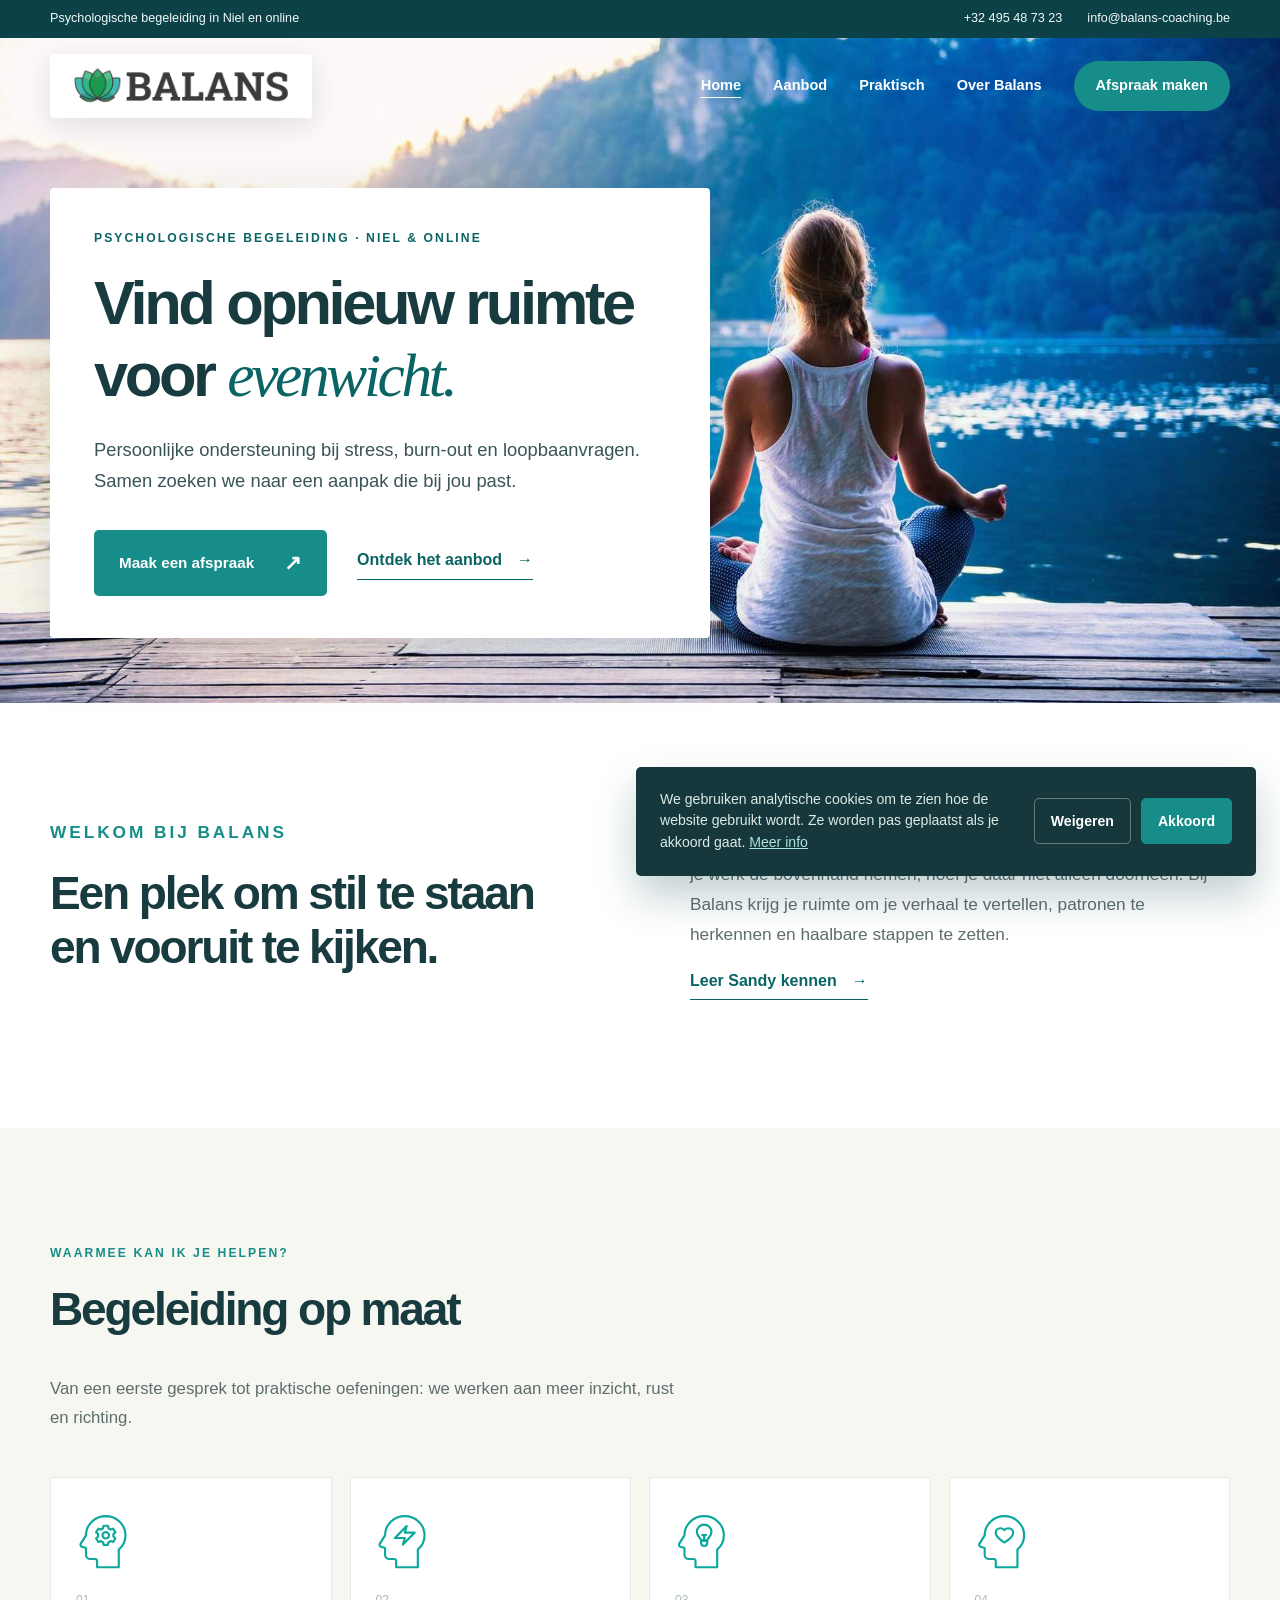
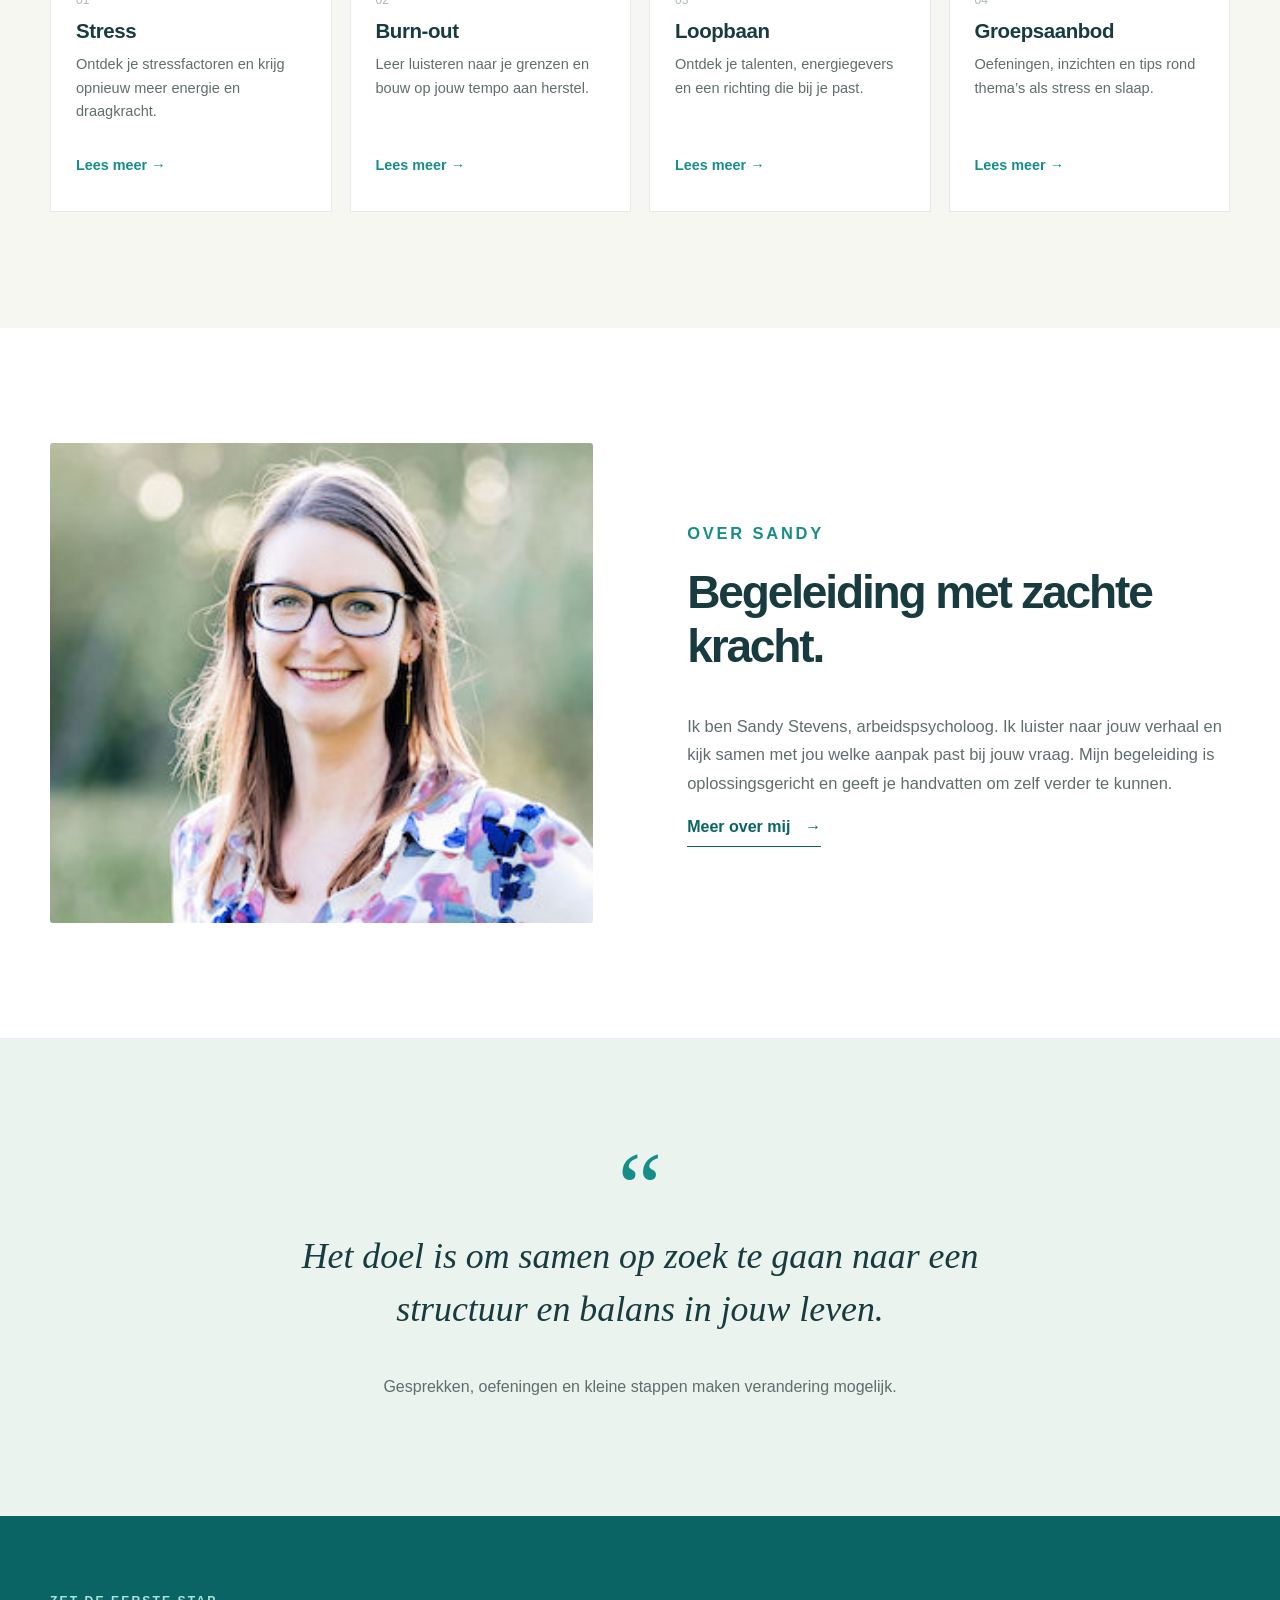
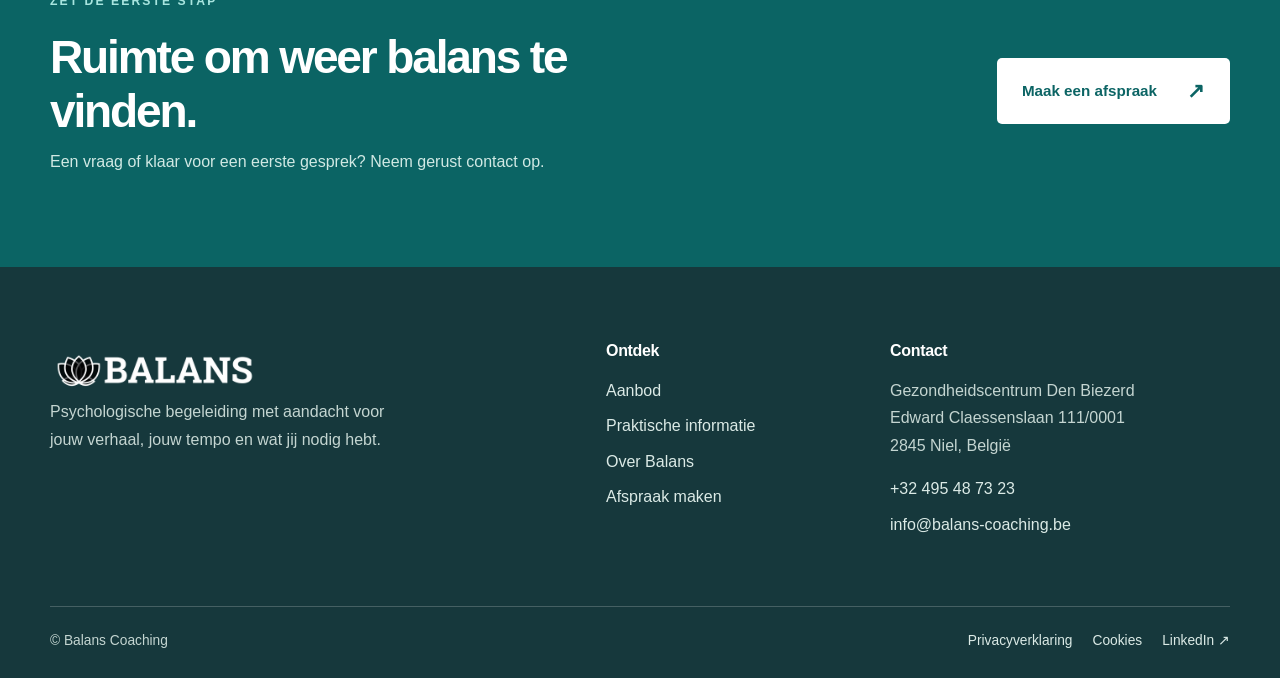
<file: index.html>
<!doctype html><html lang="nl-BE"><head><meta charset="utf-8"><meta name="viewport" content="width=device-width,initial-scale=1"><meta name="description" content="Persoonlijke psychologische begeleiding bij stress, burn-out en loopbaanvragen in Niel en online."><meta name="theme-color" content="#0b4147"><title>Psycholoog in Niel: stress, burn-out en loopbaan | Balans Coaching</title><link rel="canonical" href="https://balans-coaching.be/"><meta property="og:type" content="website"><meta property="og:locale" content="nl_BE"><meta property="og:site_name" content="Balans Coaching"><meta property="og:title" content="Psycholoog in Niel: stress, burn-out en loopbaan | Balans Coaching"><meta property="og:description" content="Persoonlijke psychologische begeleiding bij stress, burn-out en loopbaanvragen in Niel en online."><meta property="og:url" content="https://balans-coaching.be/"><meta property="og:image" content="https://balans-coaching.be/assets/og-image.jpg"><meta property="og:image:width" content="1200"><meta property="og:image:height" content="630"><meta name="twitter:card" content="summary_large_image"><script type="application/ld+json">{"@context": "https://schema.org", "@type": "MedicalBusiness", "@id": "https://balans-coaching.be/#praktijk", "name": "Balans Coaching", "description": "Psychologische begeleiding en loopbaanbegeleiding bij stress, burn-out en loopbaanvragen in Niel en online, door arbeidspsycholoog Sandy Stevens.", "url": "https://balans-coaching.be/", "logo": "https://balans-coaching.be/assets/logo.png", "image": "https://balans-coaching.be/assets/og-image.jpg", "telephone": "+32495487323", "email": "info@balans-coaching.be", "priceRange": "€11 – €90", "address": {"@type": "PostalAddress", "streetAddress": "Edward Claessenslaan 111/0001", "postalCode": "2845", "addressLocality": "Niel", "addressRegion": "Antwerpen", "addressCountry": "BE"}, "areaServed": ["Niel", "Boom", "Schelle", "Hemiksem", "Rumst", "Aartselaar", "Reet", "Willebroek", "Online"], "openingHoursSpecification": [{"@type": "OpeningHoursSpecification", "dayOfWeek": "Monday", "opens": "09:00", "closes": "15:30"}, {"@type": "OpeningHoursSpecification", "dayOfWeek": "Tuesday", "opens": "14:30", "closes": "20:00"}, {"@type": "OpeningHoursSpecification", "dayOfWeek": "Wednesday", "opens": "09:00", "closes": "12:00"}, {"@type": "OpeningHoursSpecification", "dayOfWeek": "Thursday", "opens": "09:00", "closes": "13:00"}], "founder": {"@type": "Person", "@id": "https://balans-coaching.be/over-balans/#sandy", "name": "Sandy Stevens", "jobTitle": "Arbeidspsycholoog", "sameAs": ["https://www.linkedin.com/in/sandy-stevens-arbeidspsycholoog"], "identifier": [{"@type": "PropertyValue", "propertyID": "Psychologencommissie", "value": "872117870"}, {"@type": "PropertyValue", "propertyID": "Visumnummer klinisch psycholoog", "value": "328865"}], "memberOf": {"@type": "Organization", "name": "VVKP – Vlaamse Vereniging van Klinisch Psychologen"}}, "sameAs": ["https://www.linkedin.com/in/sandy-stevens-arbeidspsycholoog"], "knowsAbout": ["Stress", "Burn-out", "Loopbaanbegeleiding", "Loopbaanoriëntatie", "Self-Directed Search (SDS)", "Acceptatie- en commitmenttherapie (ACT)", "Oplossingsgericht coachen", "Mindfulness", "Cognitieve gedragstherapie", "Voice dialogue", "Wandelcoaching"], "makesOffer": [{"@type": "Offer", "name": "Individuele psychologische begeleiding (niet-geconventioneerd)", "price": "85", "priceCurrency": "EUR"}, {"@type": "Offer", "name": "Individuele psychologische begeleiding (geconventioneerd)", "price": "11", "priceCurrency": "EUR"}, {"@type": "Offer", "name": "Loopbaanbegeleiding, sessie van 45 minuten", "price": "90", "priceCurrency": "EUR"}, {"@type": "Offer", "name": "Groepssessie, 90 minuten", "price": "2.50", "priceCurrency": "EUR"}]}</script><link rel="stylesheet" href="./assets/style.css?v=20261022f"><link rel="icon" type="image/png" href="./assets/favicon.png"><link rel="apple-touch-icon" href="./assets/apple-touch-icon.png"></head><body class="home">
<a class="skip" href="#main">Ga naar inhoud</a><div class="topbar"><div class="container topbar-inner"><span>Psychologische begeleiding in Niel en online</span><div><a href="tel:+32495487323">+32 495 48 73 23</a><a href="mailto:info@balans-coaching.be">info@balans-coaching.be</a></div></div></div>
<header class="site-header"><div class="container header-inner"><a class="brand" href="./" aria-label="Balans Coaching, naar home"><img src="./assets/logo.png" alt="Balans"></a><button class="menu-button" type="button" aria-label="Menu openen" aria-expanded="false" aria-controls="menu"><span></span><span></span><span></span></button><nav id="menu" aria-label="Hoofdnavigatie"><a href="./" aria-current="page">Home</a><a href="./aanbod/">Aanbod</a><a href="./praktisch/">Praktisch</a><a href="./over-balans/">Over Balans</a><a class="nav-cta" href="./contact/">Afspraak maken</a></nav></div></header>
<main id="main"><section class="hero home-hero" style="background-image:url('./assets/hero-home.jpeg')"><div class="hero-shade"></div><div class="container hero-content"><div class="home-message"><p class="eyebrow light">Psychologische begeleiding · Niel & online</p><h1>Vind opnieuw ruimte voor <em>evenwicht.</em></h1><p class="hero-sub">Persoonlijke ondersteuning bij stress, burn-out en loopbaanvragen. Samen zoeken we naar een aanpak die bij jou past.</p><div class="hero-actions"><a class="button" href="./contact/">Maak een afspraak<span aria-hidden="true">↗</span></a><a class="text-link light-link" href="./aanbod/">Ontdek het aanbod <span aria-hidden="true">→</span></a></div></div></div></section>
<section class="intro section"><div class="container intro-grid"><div><p class="eyebrow">Welkom bij Balans</p><h2>Een plek om stil te staan en vooruit te kijken.</h2></div><div><p>Het leven vraagt soms veel. Wanneer stress, uitputting of twijfels over je werk de bovenhand nemen, hoef je daar niet alleen doorheen. Bij Balans krijg je ruimte om je verhaal te vertellen, patronen te herkennen en haalbare stappen te zetten.</p><a class="text-link" href="./over-balans/">Leer Sandy kennen <span aria-hidden="true">→</span></a></div></div></section>
<section class="section soft"><div class="container"><div class="section-heading"><p class="eyebrow">Waarmee kan ik je helpen?</p><h2>Begeleiding op maat</h2><p>Van een eerste gesprek tot praktische oefeningen: we werken aan meer inzicht, rust en richting.</p></div><div class="services"><a class="service-card" href="./aanbod/#stress"><img src="./assets/icon-stress.svg" alt="" loading="lazy"><span class="service-number">01</span><h3>Stress</h3><p>Ontdek je stressfactoren en krijg opnieuw meer energie en draagkracht.</p><span class="card-link">Lees meer →</span></a><a class="service-card" href="./aanbod/#burnout"><img src="./assets/icon-burnout.svg" alt="" loading="lazy"><span class="service-number">02</span><h3>Burn-out</h3><p>Leer luisteren naar je grenzen en bouw op jouw tempo aan herstel.</p><span class="card-link">Lees meer →</span></a><a class="service-card" href="./aanbod/#loopbaan"><img src="./assets/icon-career.svg" alt="" loading="lazy"><span class="service-number">03</span><h3>Loopbaan</h3><p>Ontdek je talenten, energiegevers en een richting die bij je past.</p><span class="card-link">Lees meer →</span></a><a class="service-card" href="./aanbod/#groep"><img src="./assets/icon-group.svg" alt="" loading="lazy"><span class="service-number">04</span><h3>Groepsaanbod</h3><p>Oefeningen, inzichten en tips rond thema’s als stress en slaap.</p><span class="card-link">Lees meer →</span></a></div></div></section>
<section class="section"><div class="container split"><div class="image-frame"><img src="./assets/sandy.jpg" alt="Sandy Stevens" loading="lazy"></div><div class="split-copy"><p class="eyebrow">Over Sandy</p><h2>Begeleiding met zachte kracht.</h2><p>Ik ben Sandy Stevens, arbeidspsycholoog. Ik luister naar jouw verhaal en kijk samen met jou welke aanpak past bij jouw vraag. Mijn begeleiding is oplossingsgericht en geeft je handvatten om zelf verder te kunnen.</p><a class="text-link" href="./over-balans/">Meer over mij <span aria-hidden="true">→</span></a></div></div></section>
<section class="section quote-section"><div class="container quote-inner"><span class="quote-mark">“</span><blockquote>Het doel is om samen op zoek te gaan naar een structuur en balans in jouw leven.</blockquote><p>Gesprekken, oefeningen en kleine stappen maken verandering mogelijk.</p></div></section></main><section class="closing"><div class="container closing-inner"><div><p class="eyebrow light">Zet de eerste stap</p><h2>Ruimte om weer balans te vinden.</h2><p>Een vraag of klaar voor een eerste gesprek? Neem gerust contact op.</p></div><a class="button" href="./contact/">Maak een afspraak<span aria-hidden="true">↗</span></a></div></section>
<footer class="footer"><div class="container footer-grid"><div><a href="./" class="footer-logo"><img src="./assets/logo-white.png" alt="Balans"></a><p>Psychologische begeleiding met aandacht voor jouw verhaal, jouw tempo en wat jij nodig hebt.</p></div><div><h3>Ontdek</h3><a href="./aanbod/">Aanbod</a><a href="./praktisch/">Praktische informatie</a><a href="./over-balans/">Over Balans</a><a href="./contact/">Afspraak maken</a></div><div><h3>Contact</h3><p>Gezondheidscentrum Den Biezerd<br>Edward Claessenslaan 111/0001<br>2845 Niel, België</p><a href="tel:+32495487323">+32 495 48 73 23</a><a href="mailto:info@balans-coaching.be">info@balans-coaching.be</a></div></div><div class="container footer-bottom"><span>© Balans Coaching</span><div><a href="./privacy-policy/">Privacyverklaring</a><a href="#" data-cookie-settings>Cookies</a><a href="https://www.linkedin.com/in/sandy-stevens-arbeidspsycholoog" target="_blank" rel="noopener noreferrer">LinkedIn ↗</a></div></div></footer><script src="./assets/site.js?v=20261022b" defer></script></body></html>
</file>
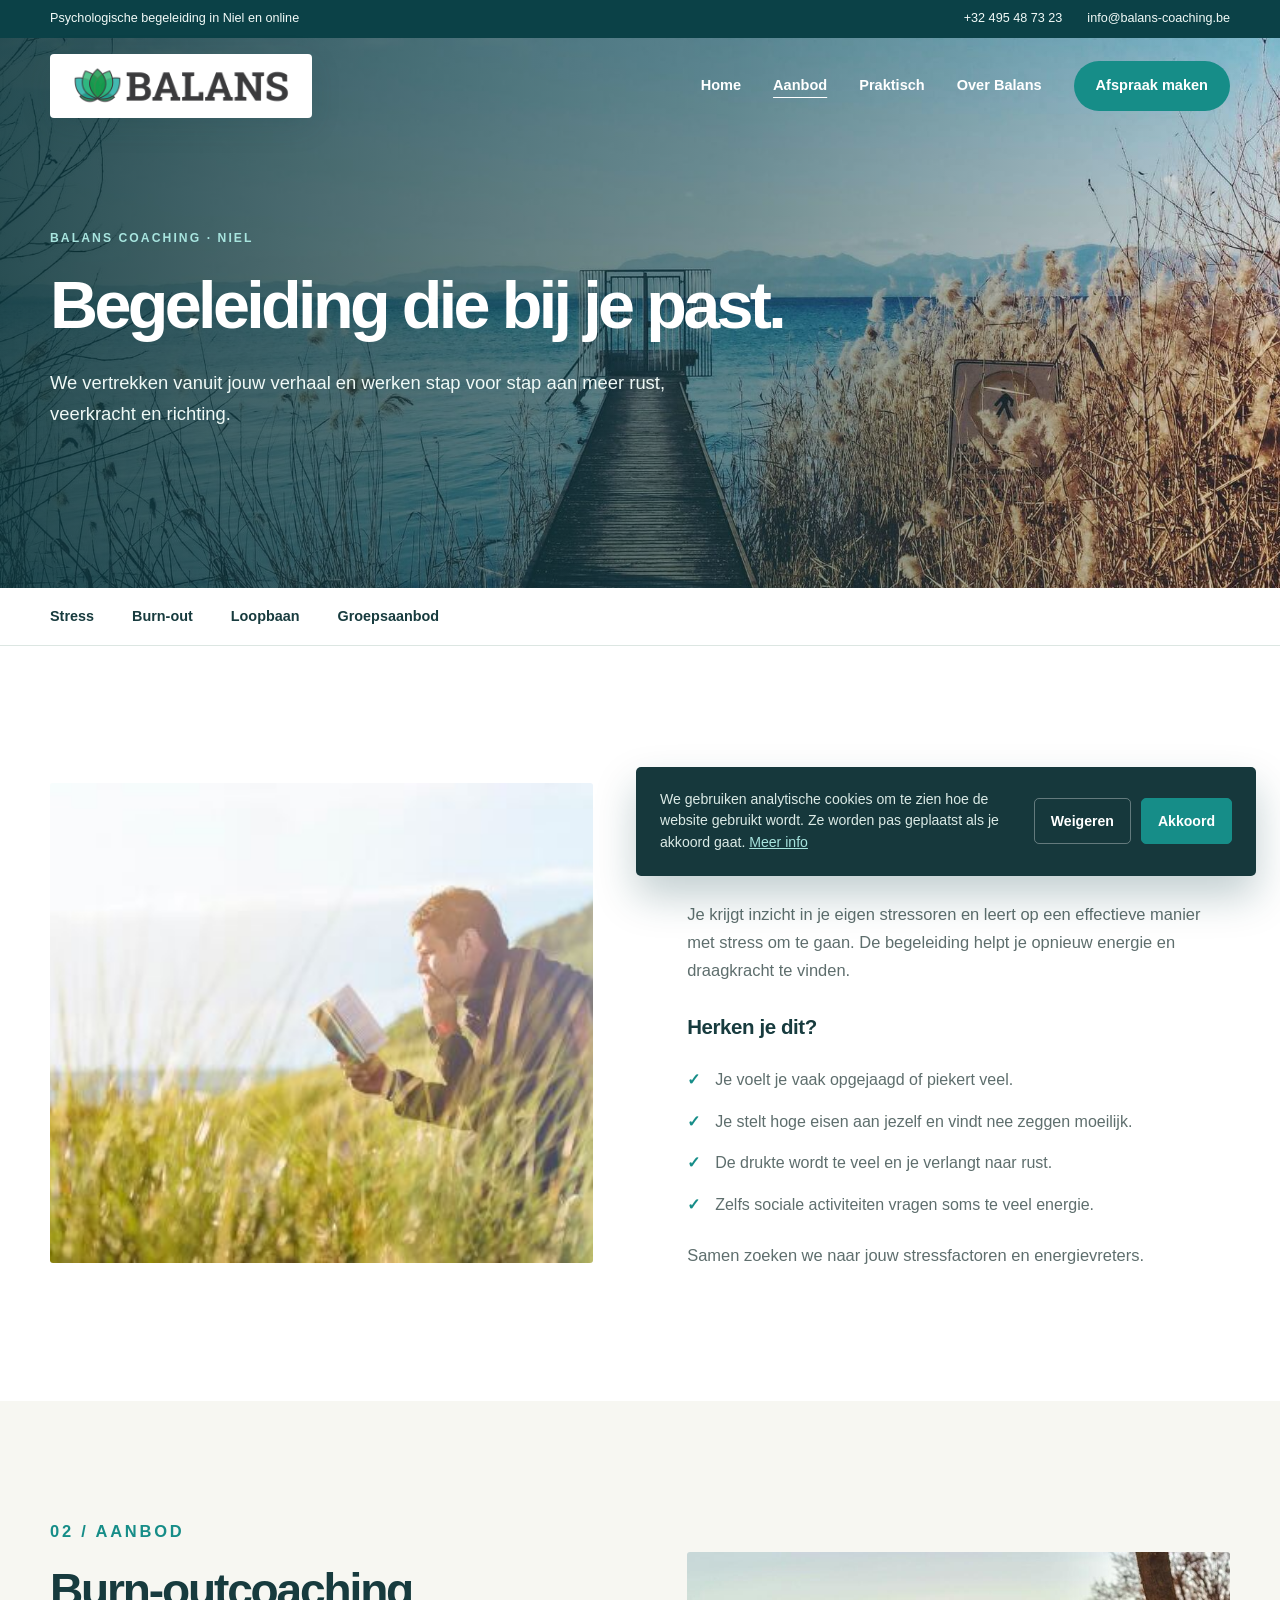
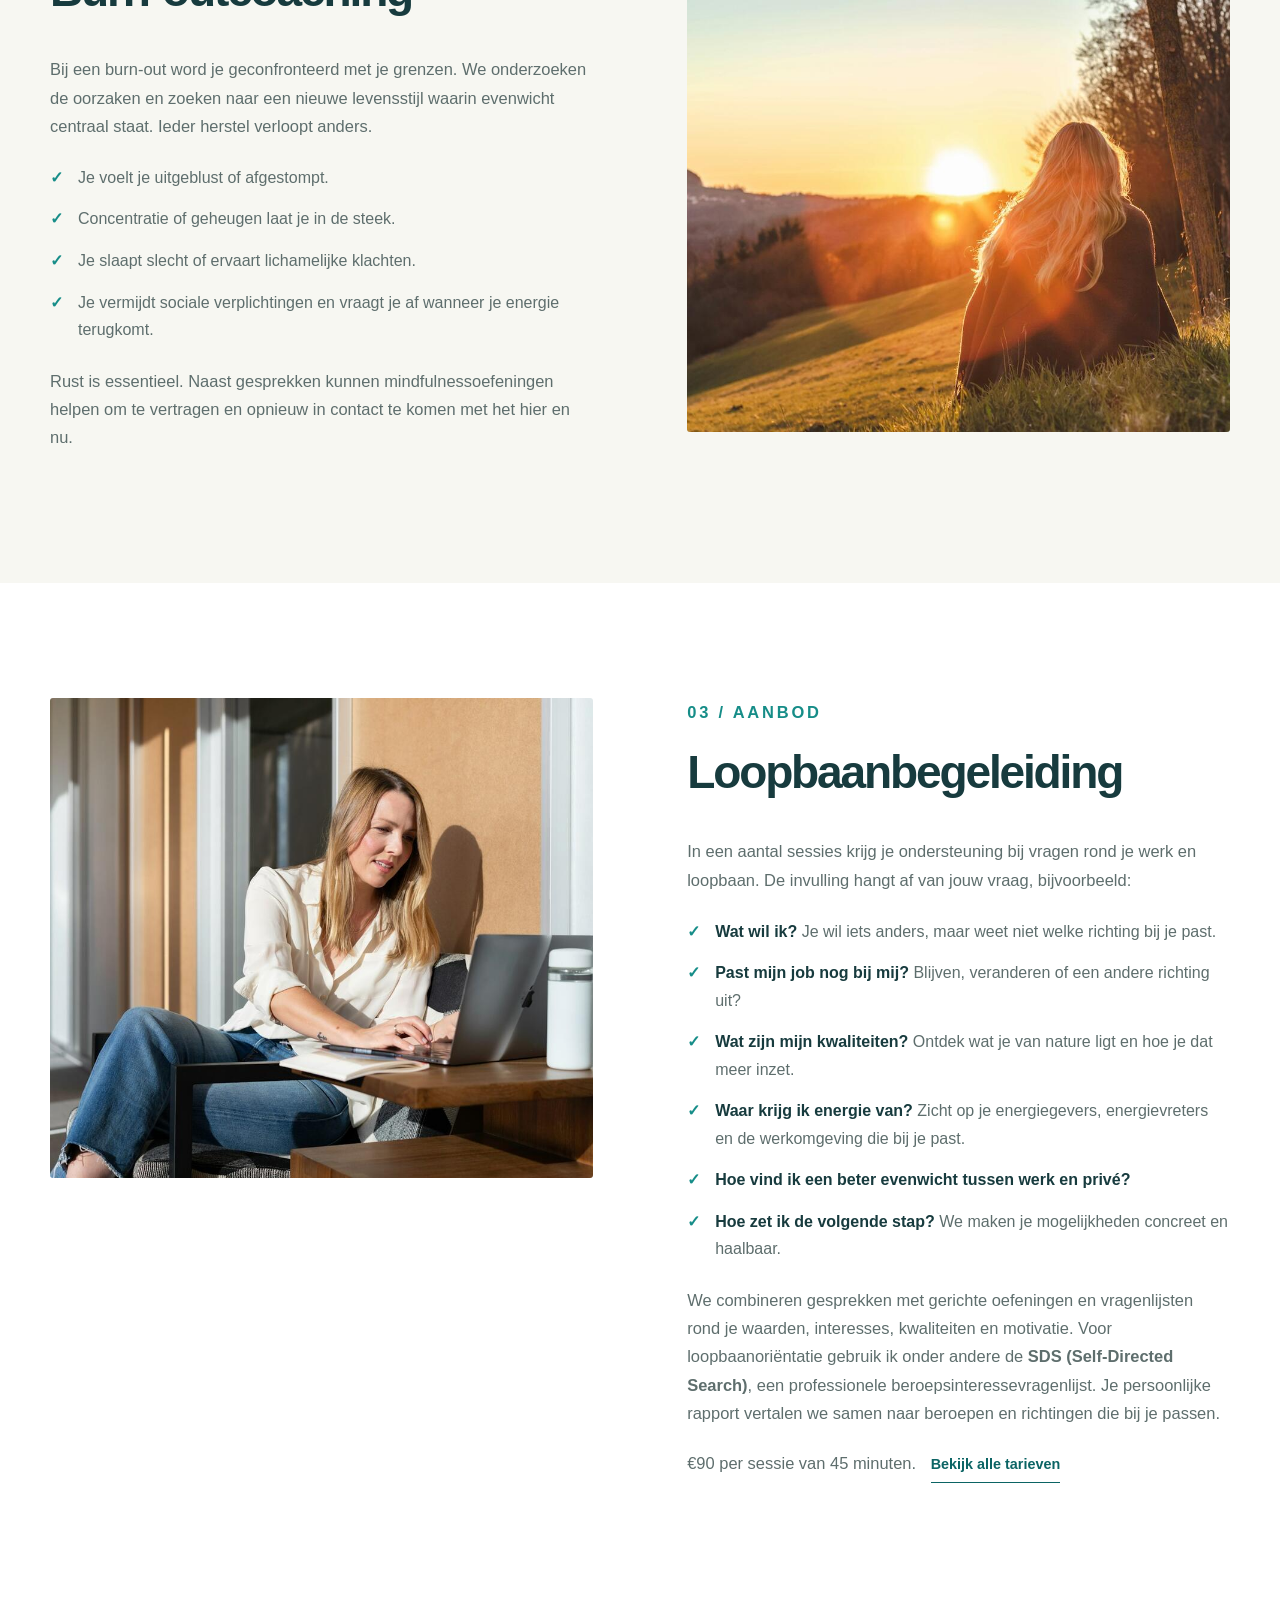
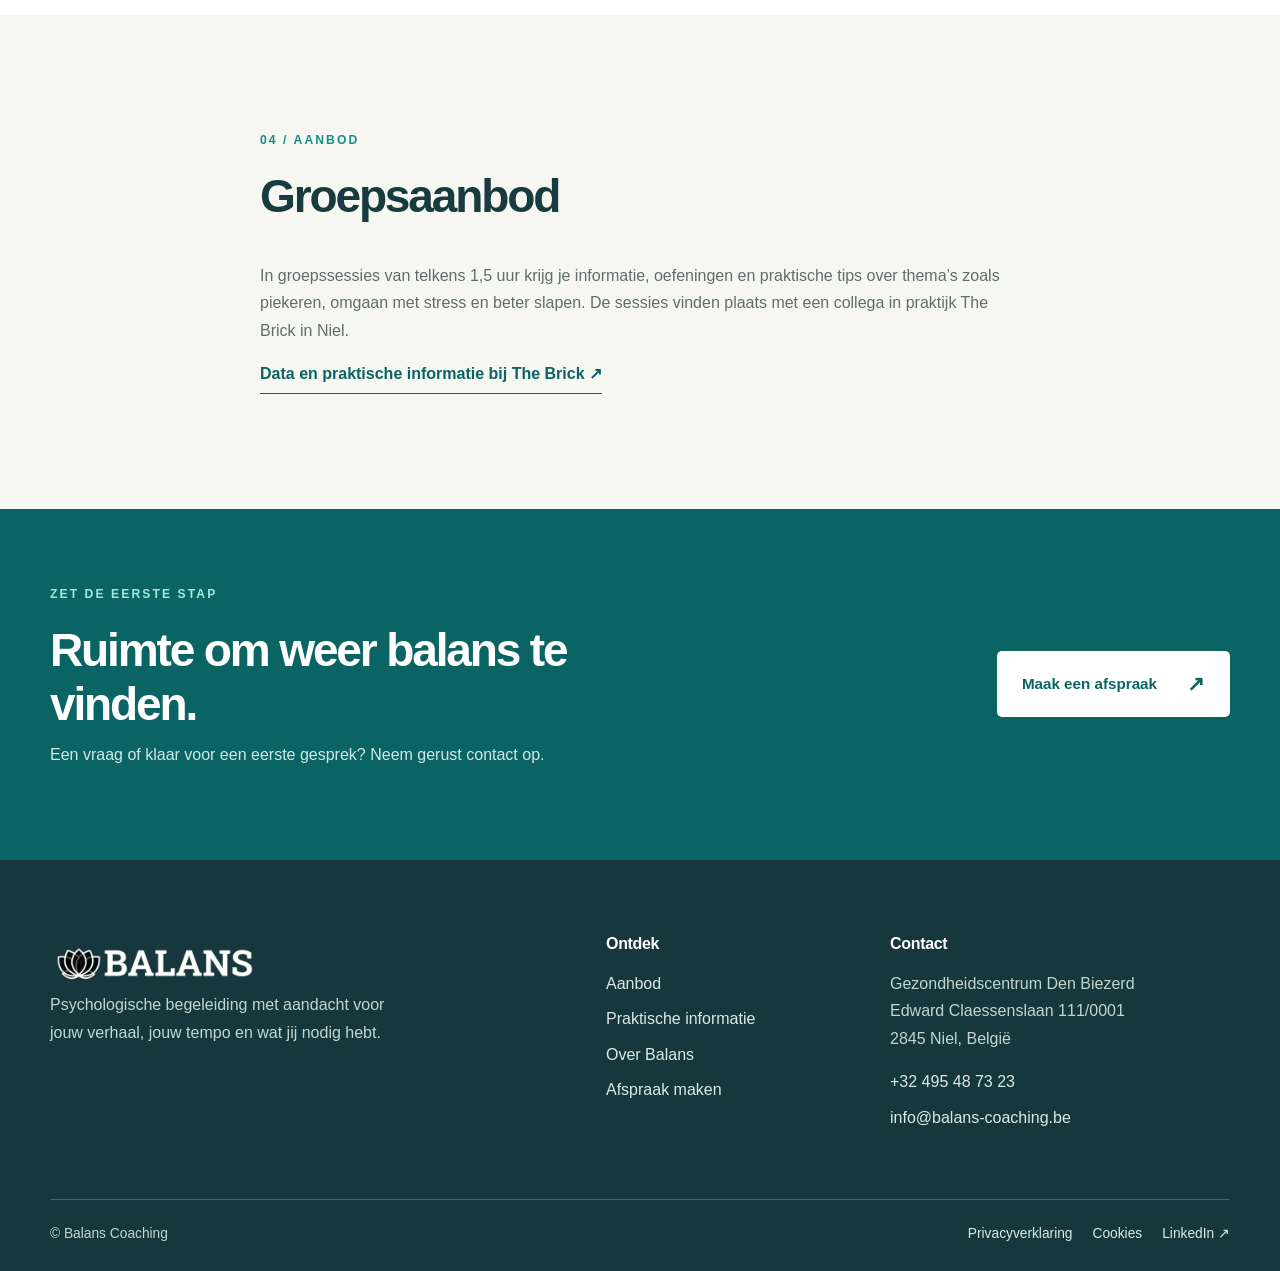
<file: aanbod/index.html>
<!doctype html><html lang="nl-BE"><head><meta charset="utf-8"><meta name="viewport" content="width=device-width,initial-scale=1"><meta name="description" content="Begeleiding voor stress, burn-out, loopbaanvragen en groepssessies bij Balans Coaching."><meta name="theme-color" content="#0b4147"><title>Stress-, burn-out- en loopbaanbegeleiding in Niel | Balans Coaching</title><link rel="canonical" href="https://balans-coaching.be/aanbod/"><meta property="og:type" content="website"><meta property="og:locale" content="nl_BE"><meta property="og:site_name" content="Balans Coaching"><meta property="og:title" content="Stress-, burn-out- en loopbaanbegeleiding in Niel | Balans Coaching"><meta property="og:description" content="Begeleiding voor stress, burn-out, loopbaanvragen en groepssessies bij Balans Coaching."><meta property="og:url" content="https://balans-coaching.be/aanbod/"><meta property="og:image" content="https://balans-coaching.be/assets/og-image.jpg"><meta property="og:image:width" content="1200"><meta property="og:image:height" content="630"><meta name="twitter:card" content="summary_large_image"><link rel="stylesheet" href="../assets/style.css?v=20261022f"><link rel="icon" type="image/png" href="../assets/favicon.png"><link rel="apple-touch-icon" href="../assets/apple-touch-icon.png"></head><body class="interior">
<a class="skip" href="#main">Ga naar inhoud</a><div class="topbar"><div class="container topbar-inner"><span>Psychologische begeleiding in Niel en online</span><div><a href="tel:+32495487323">+32 495 48 73 23</a><a href="mailto:info@balans-coaching.be">info@balans-coaching.be</a></div></div></div>
<header class="site-header"><div class="container header-inner"><a class="brand" href="../" aria-label="Balans Coaching, naar home"><img src="../assets/logo.png" alt="Balans"></a><button class="menu-button" type="button" aria-label="Menu openen" aria-expanded="false" aria-controls="menu"><span></span><span></span><span></span></button><nav id="menu" aria-label="Hoofdnavigatie"><a href="../">Home</a><a href="../aanbod/" aria-current="page">Aanbod</a><a href="../praktisch/">Praktisch</a><a href="../over-balans/">Over Balans</a><a class="nav-cta" href="../contact/">Afspraak maken</a></nav></div></header>
<main id="main"><section class="hero page-hero" style="background-image:url('../assets/hero-aanbod.jpg')"><div class="hero-shade"></div><div class="container hero-content"><p class="eyebrow light">Balans Coaching · Niel</p><h1>Begeleiding die bij je past.</h1><p class="hero-sub">We vertrekken vanuit jouw verhaal en werken stap voor stap aan meer rust, veerkracht en richting.</p></div></section><nav class="anchor-nav" aria-label="Op deze pagina"><div class="container"><a href="#stress">Stress</a><a href="#burnout">Burn-out</a><a href="#loopbaan">Loopbaan</a><a href="#groep">Groepsaanbod</a></div></nav>
<section class="section" id="stress"><div class="container split"><div class="image-frame"><img src="../assets/stress.jpg" alt="Rustige plek in de natuur" loading="lazy"></div><div class="split-copy"><p class="eyebrow">01 / Aanbod</p><h2>Stress</h2><p>Je krijgt inzicht in je eigen stressoren en leert op een effectieve manier met stress om te gaan. De begeleiding helpt je opnieuw energie en draagkracht te vinden.</p><h3>Herken je dit?</h3><ul class="check-list"><li>Je voelt je vaak opgejaagd of piekert veel.</li><li>Je stelt hoge eisen aan jezelf en vindt nee zeggen moeilijk.</li><li>De drukte wordt te veel en je verlangt naar rust.</li><li>Zelfs sociale activiteiten vragen soms te veel energie.</li></ul><p>Samen zoeken we naar jouw stressfactoren en energievreters.</p></div></div></section>
<section class="section soft" id="burnout"><div class="container split reverse"><div class="image-frame"><img src="../assets/burnout.jpg" alt="Vrouw komt tot rust in het gras in de warme avondzon" loading="lazy"></div><div class="split-copy"><p class="eyebrow">02 / Aanbod</p><h2>Burn-outcoaching</h2><p>Bij een burn-out word je geconfronteerd met je grenzen. We onderzoeken de oorzaken en zoeken naar een nieuwe levensstijl waarin evenwicht centraal staat. Ieder herstel verloopt anders.</p><ul class="check-list"><li>Je voelt je uitgeblust of afgestompt.</li><li>Concentratie of geheugen laat je in de steek.</li><li>Je slaapt slecht of ervaart lichamelijke klachten.</li><li>Je vermijdt sociale verplichtingen en vraagt je af wanneer je energie terugkomt.</li></ul><p>Rust is essentieel. Naast gesprekken kunnen mindfulnessoefeningen helpen om te vertragen en opnieuw in contact te komen met het hier en nu.</p></div></div></section>
<section class="section" id="loopbaan"><div class="container split"><div class="image-frame"><img src="../assets/career.jpg" alt="Glimlachende vrouw aan het werk in het zonlicht" loading="lazy"></div><div class="split-copy"><p class="eyebrow">03 / Aanbod</p><h2>Loopbaanbegeleiding</h2><p>In een aantal sessies krijg je ondersteuning bij vragen rond je werk en loopbaan. De invulling hangt af van jouw vraag, bijvoorbeeld:</p><ul class="check-list"><li><strong>Wat wil ik?</strong> Je wil iets anders, maar weet niet welke richting bij je past.</li><li><strong>Past mijn job nog bij mij?</strong> Blijven, veranderen of een andere richting uit?</li><li><strong>Wat zijn mijn kwaliteiten?</strong> Ontdek wat je van nature ligt en hoe je dat meer inzet.</li><li><strong>Waar krijg ik energie van?</strong> Zicht op je energiegevers, energievreters en de werkomgeving die bij je past.</li><li><strong>Hoe vind ik een beter evenwicht tussen werk en privé?</strong></li><li><strong>Hoe zet ik de volgende stap?</strong> We maken je mogelijkheden concreet en haalbaar.</li></ul><p>We combineren gesprekken met gerichte oefeningen en vragenlijsten rond je waarden, interesses, kwaliteiten en motivatie. Voor loopbaanoriëntatie gebruik ik onder andere de <strong>SDS (Self-Directed Search)</strong>, een professionele beroepsinteressevragenlijst. Je persoonlijke rapport vertalen we samen naar beroepen en richtingen die bij je passen.</p><p class="small-note">€90 per sessie van 45 minuten. <a class="text-link" href="../praktisch/">Bekijk alle tarieven</a></p></div></div></section>
<section class="section soft" id="groep"><div class="container narrow"><p class="eyebrow">04 / Aanbod</p><h2>Groepsaanbod</h2><p>In groepssessies van telkens 1,5 uur krijg je informatie, oefeningen en praktische tips over thema’s zoals piekeren, omgaan met stress en beter slapen. De sessies vinden plaats met een collega in praktijk The Brick in Niel.</p><a class="text-link" href="https://www.thebrickniel.com/groepstraining" target="_blank" rel="noopener noreferrer">Data en praktische informatie bij The Brick ↗</a></div></section></main><section class="closing"><div class="container closing-inner"><div><p class="eyebrow light">Zet de eerste stap</p><h2>Ruimte om weer balans te vinden.</h2><p>Een vraag of klaar voor een eerste gesprek? Neem gerust contact op.</p></div><a class="button" href="../contact/">Maak een afspraak<span aria-hidden="true">↗</span></a></div></section>
<footer class="footer"><div class="container footer-grid"><div><a href="../" class="footer-logo"><img src="../assets/logo-white.png" alt="Balans"></a><p>Psychologische begeleiding met aandacht voor jouw verhaal, jouw tempo en wat jij nodig hebt.</p></div><div><h3>Ontdek</h3><a href="../aanbod/">Aanbod</a><a href="../praktisch/">Praktische informatie</a><a href="../over-balans/">Over Balans</a><a href="../contact/">Afspraak maken</a></div><div><h3>Contact</h3><p>Gezondheidscentrum Den Biezerd<br>Edward Claessenslaan 111/0001<br>2845 Niel, België</p><a href="tel:+32495487323">+32 495 48 73 23</a><a href="mailto:info@balans-coaching.be">info@balans-coaching.be</a></div></div><div class="container footer-bottom"><span>© Balans Coaching</span><div><a href="../privacy-policy/">Privacyverklaring</a><a href="#" data-cookie-settings>Cookies</a><a href="https://www.linkedin.com/in/sandy-stevens-arbeidspsycholoog" target="_blank" rel="noopener noreferrer">LinkedIn ↗</a></div></div></footer><script src="../assets/site.js?v=20261022b" defer></script></body></html>
</file>
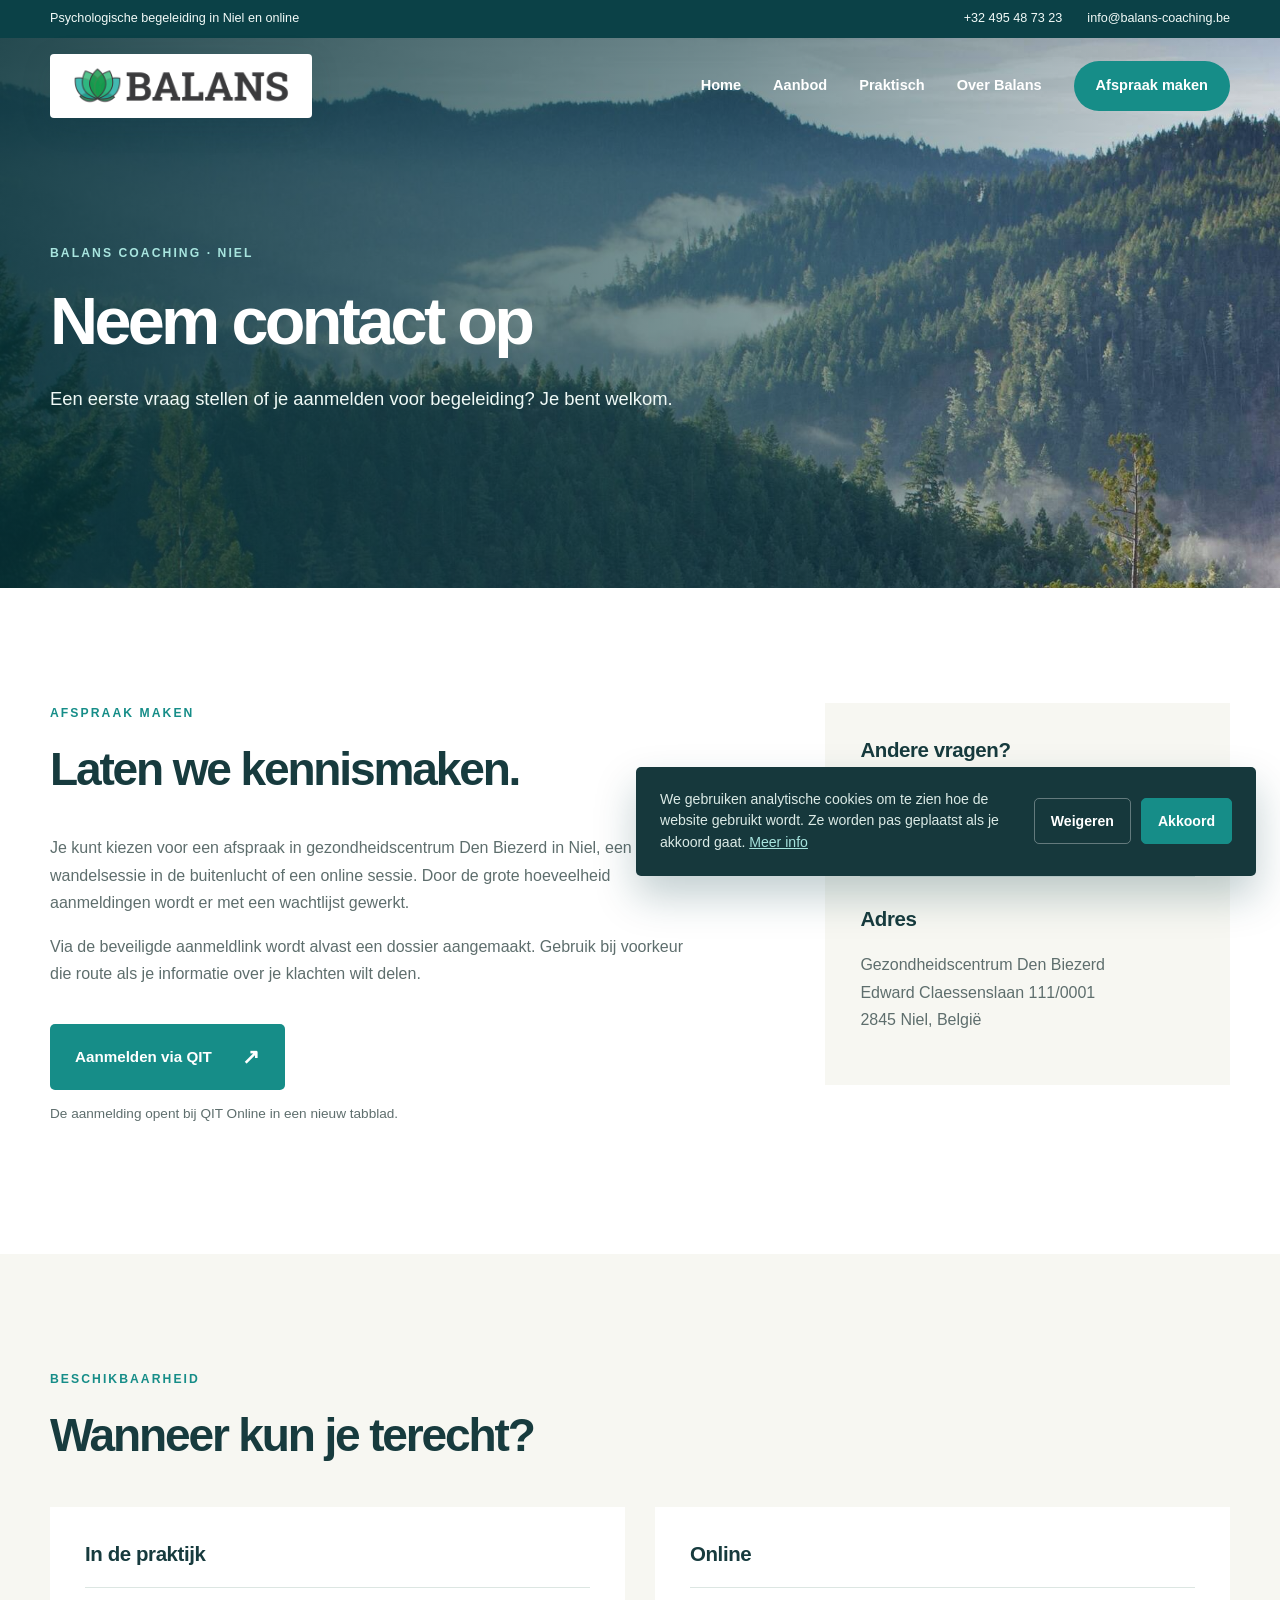
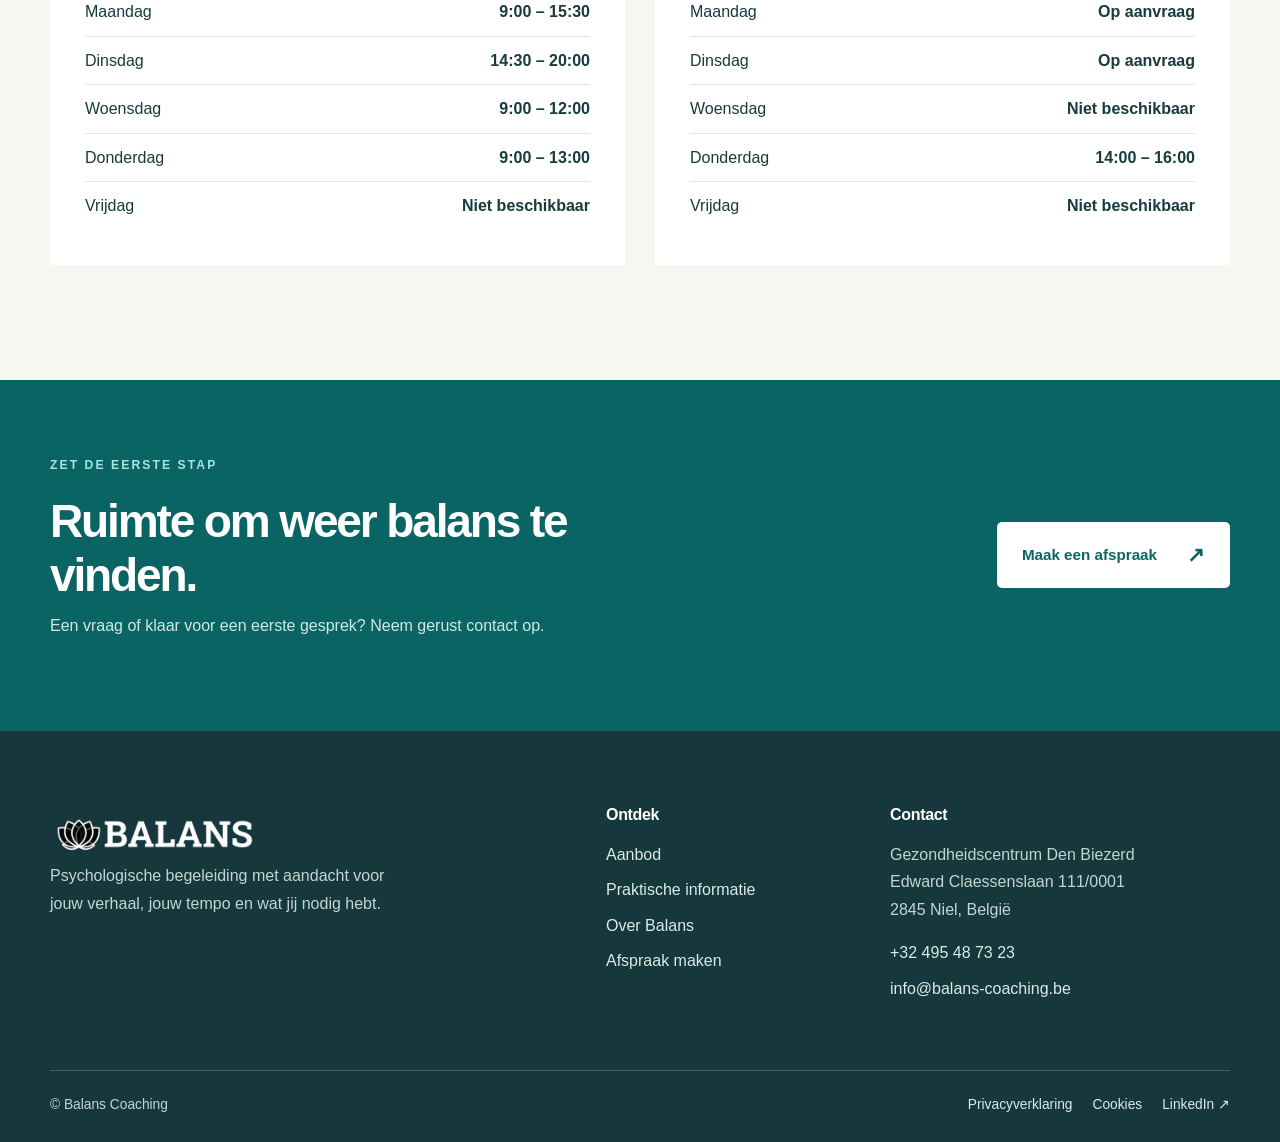
<file: contact/index.html>
<!doctype html><html lang="nl-BE"><head><meta charset="utf-8"><meta name="viewport" content="width=device-width,initial-scale=1"><meta name="description" content="Maak een afspraak bij Balans Coaching in Niel of meld je aan voor online psychologische begeleiding."><meta name="theme-color" content="#0b4147"><title>Afspraak maken bij een psycholoog in Niel | Balans Coaching</title><link rel="canonical" href="https://balans-coaching.be/contact/"><meta property="og:type" content="website"><meta property="og:locale" content="nl_BE"><meta property="og:site_name" content="Balans Coaching"><meta property="og:title" content="Afspraak maken bij een psycholoog in Niel | Balans Coaching"><meta property="og:description" content="Maak een afspraak bij Balans Coaching in Niel of meld je aan voor online psychologische begeleiding."><meta property="og:url" content="https://balans-coaching.be/contact/"><meta property="og:image" content="https://balans-coaching.be/assets/og-image.jpg"><meta property="og:image:width" content="1200"><meta property="og:image:height" content="630"><meta name="twitter:card" content="summary_large_image"><link rel="stylesheet" href="../assets/style.css?v=20261022f"><link rel="icon" type="image/png" href="../assets/favicon.png"><link rel="apple-touch-icon" href="../assets/apple-touch-icon.png"></head><body class="interior">
<a class="skip" href="#main">Ga naar inhoud</a><div class="topbar"><div class="container topbar-inner"><span>Psychologische begeleiding in Niel en online</span><div><a href="tel:+32495487323">+32 495 48 73 23</a><a href="mailto:info@balans-coaching.be">info@balans-coaching.be</a></div></div></div>
<header class="site-header"><div class="container header-inner"><a class="brand" href="../" aria-label="Balans Coaching, naar home"><img src="../assets/logo.png" alt="Balans"></a><button class="menu-button" type="button" aria-label="Menu openen" aria-expanded="false" aria-controls="menu"><span></span><span></span><span></span></button><nav id="menu" aria-label="Hoofdnavigatie"><a href="../">Home</a><a href="../aanbod/">Aanbod</a><a href="../praktisch/">Praktisch</a><a href="../over-balans/">Over Balans</a><a class="nav-cta" href="../contact/">Afspraak maken</a></nav></div></header>
<main id="main"><section class="hero page-hero" style="background-image:url('../assets/hero-contact.jpg')"><div class="hero-shade"></div><div class="container hero-content"><p class="eyebrow light">Balans Coaching · Niel</p><h1>Neem contact op</h1><p class="hero-sub">Een eerste vraag stellen of je aanmelden voor begeleiding? Je bent welkom.</p></div></section><section class="section"><div class="container contact-grid"><div><p class="eyebrow">Afspraak maken</p><h2>Laten we kennismaken.</h2><p>Je kunt kiezen voor een afspraak in gezondheidscentrum Den Biezerd in Niel, een wandelsessie in de buitenlucht of een online sessie. Door de grote hoeveelheid aanmeldingen wordt er met een wachtlijst gewerkt.</p><p>Via de beveiligde aanmeldlink wordt alvast een dossier aangemaakt. Gebruik bij voorkeur die route als je informatie over je klachten wilt delen.</p><a class="button" href="https://app.qitonline.com/intakes/Balans-coaching/p3E1tLtxiCkwtCCVpawru19D68N9LKImgeQYF9m6FBY" target="_blank" rel="noopener noreferrer">Aanmelden via QIT <span aria-hidden="true">↗</span></a><p class="small-note">De aanmelding opent bij QIT Online in een nieuw tabblad.</p></div><aside class="contact-card"><h3>Andere vragen?</h3><a href="mailto:info@balans-coaching.be">info@balans-coaching.be</a><a href="tel:+32495487323">+32 495 48 73 23</a><hr><h3>Adres</h3><p>Gezondheidscentrum Den Biezerd<br>Edward Claessenslaan 111/0001<br>2845 Niel, België</p></aside></div></section><section class="section soft"><div class="container"><div class="section-heading"><p class="eyebrow">Beschikbaarheid</p><h2>Wanneer kun je terecht?</h2></div><div class="availability"><div><h3>In de praktijk</h3><dl><div><dt>Maandag</dt><dd>9:00 – 15:30</dd></div><div><dt>Dinsdag</dt><dd>14:30 – 20:00</dd></div><div><dt>Woensdag</dt><dd>9:00 – 12:00</dd></div><div><dt>Donderdag</dt><dd>9:00 – 13:00</dd></div><div><dt>Vrijdag</dt><dd>Niet beschikbaar</dd></div></dl></div><div><h3>Online</h3><dl><div><dt>Maandag</dt><dd>Op aanvraag</dd></div><div><dt>Dinsdag</dt><dd>Op aanvraag</dd></div><div><dt>Woensdag</dt><dd>Niet beschikbaar</dd></div><div><dt>Donderdag</dt><dd>14:00 – 16:00</dd></div><div><dt>Vrijdag</dt><dd>Niet beschikbaar</dd></div></dl></div></div></div></section></main><section class="closing"><div class="container closing-inner"><div><p class="eyebrow light">Zet de eerste stap</p><h2>Ruimte om weer balans te vinden.</h2><p>Een vraag of klaar voor een eerste gesprek? Neem gerust contact op.</p></div><a class="button" href="../contact/">Maak een afspraak<span aria-hidden="true">↗</span></a></div></section>
<footer class="footer"><div class="container footer-grid"><div><a href="../" class="footer-logo"><img src="../assets/logo-white.png" alt="Balans"></a><p>Psychologische begeleiding met aandacht voor jouw verhaal, jouw tempo en wat jij nodig hebt.</p></div><div><h3>Ontdek</h3><a href="../aanbod/">Aanbod</a><a href="../praktisch/">Praktische informatie</a><a href="../over-balans/">Over Balans</a><a href="../contact/">Afspraak maken</a></div><div><h3>Contact</h3><p>Gezondheidscentrum Den Biezerd<br>Edward Claessenslaan 111/0001<br>2845 Niel, België</p><a href="tel:+32495487323">+32 495 48 73 23</a><a href="mailto:info@balans-coaching.be">info@balans-coaching.be</a></div></div><div class="container footer-bottom"><span>© Balans Coaching</span><div><a href="../privacy-policy/">Privacyverklaring</a><a href="#" data-cookie-settings>Cookies</a><a href="https://www.linkedin.com/in/sandy-stevens-arbeidspsycholoog" target="_blank" rel="noopener noreferrer">LinkedIn ↗</a></div></div></footer><script src="../assets/site.js?v=20261022b" defer></script></body></html>
</file>
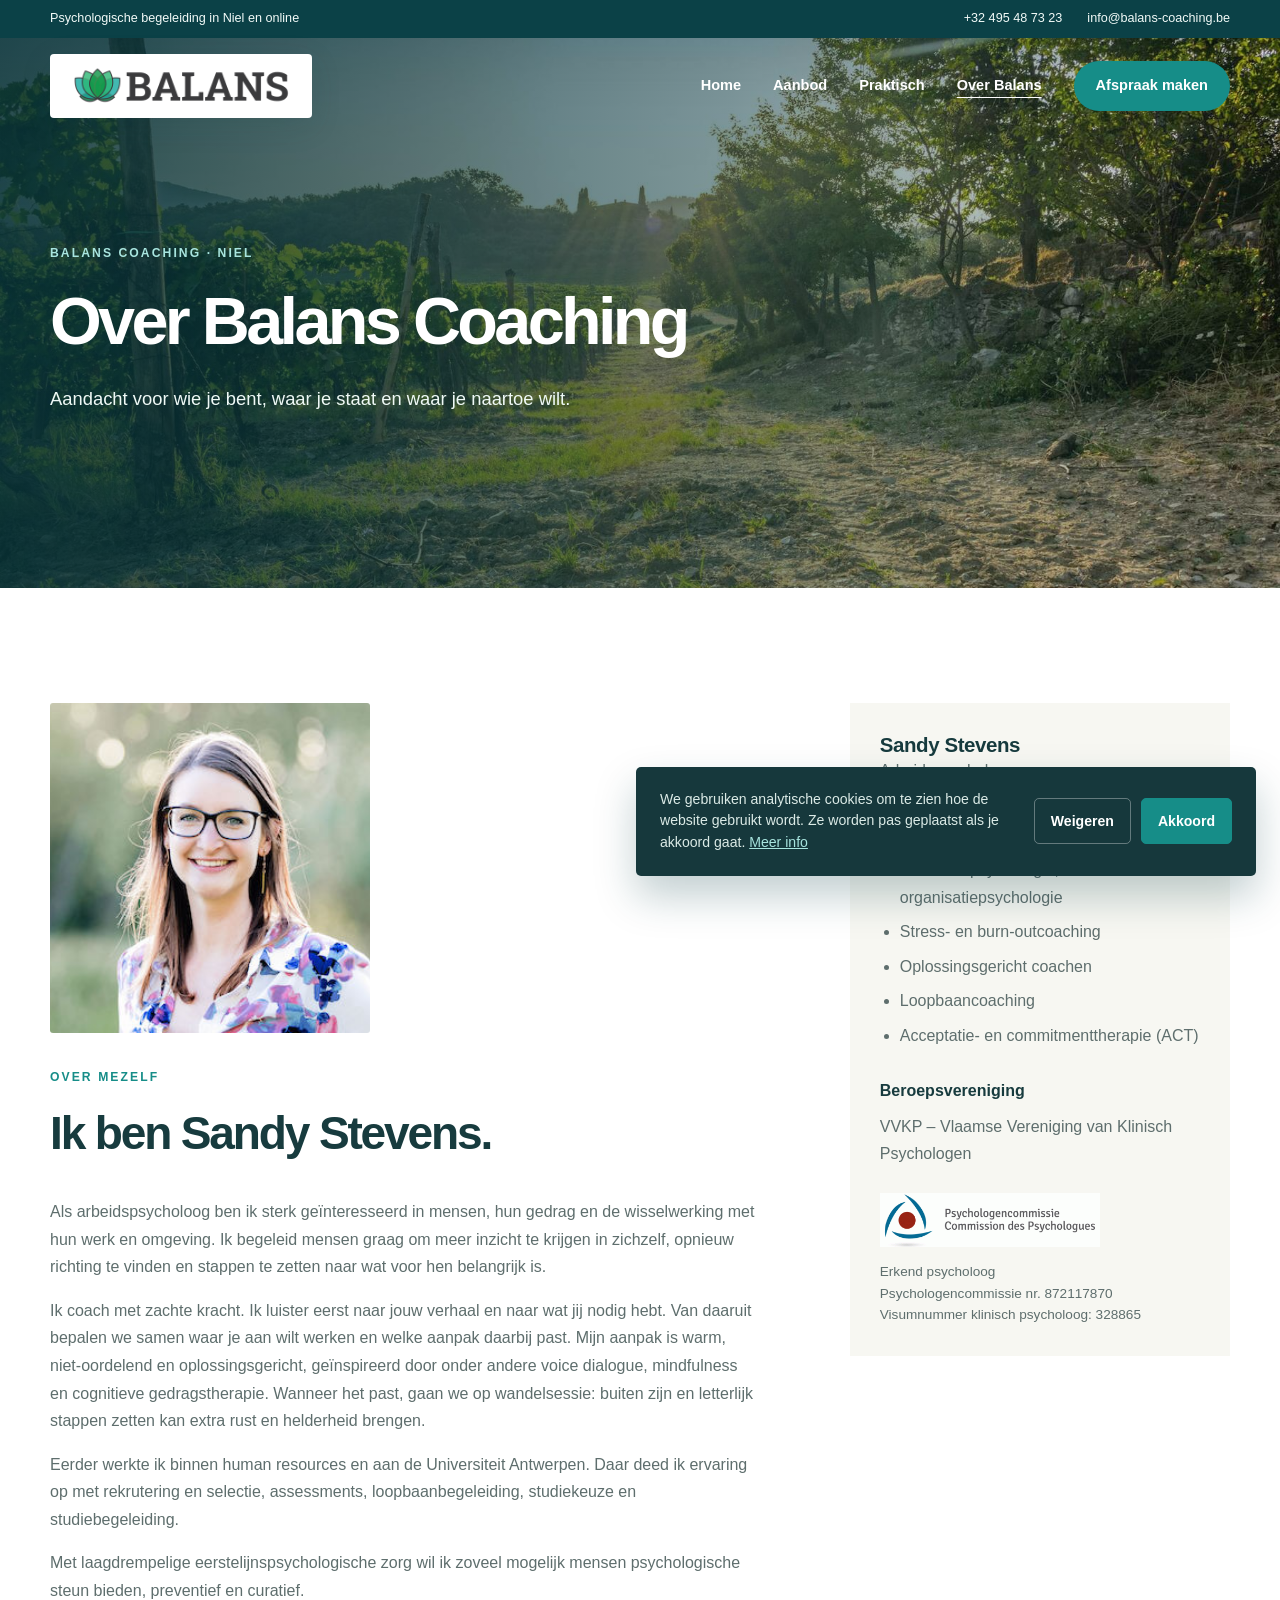
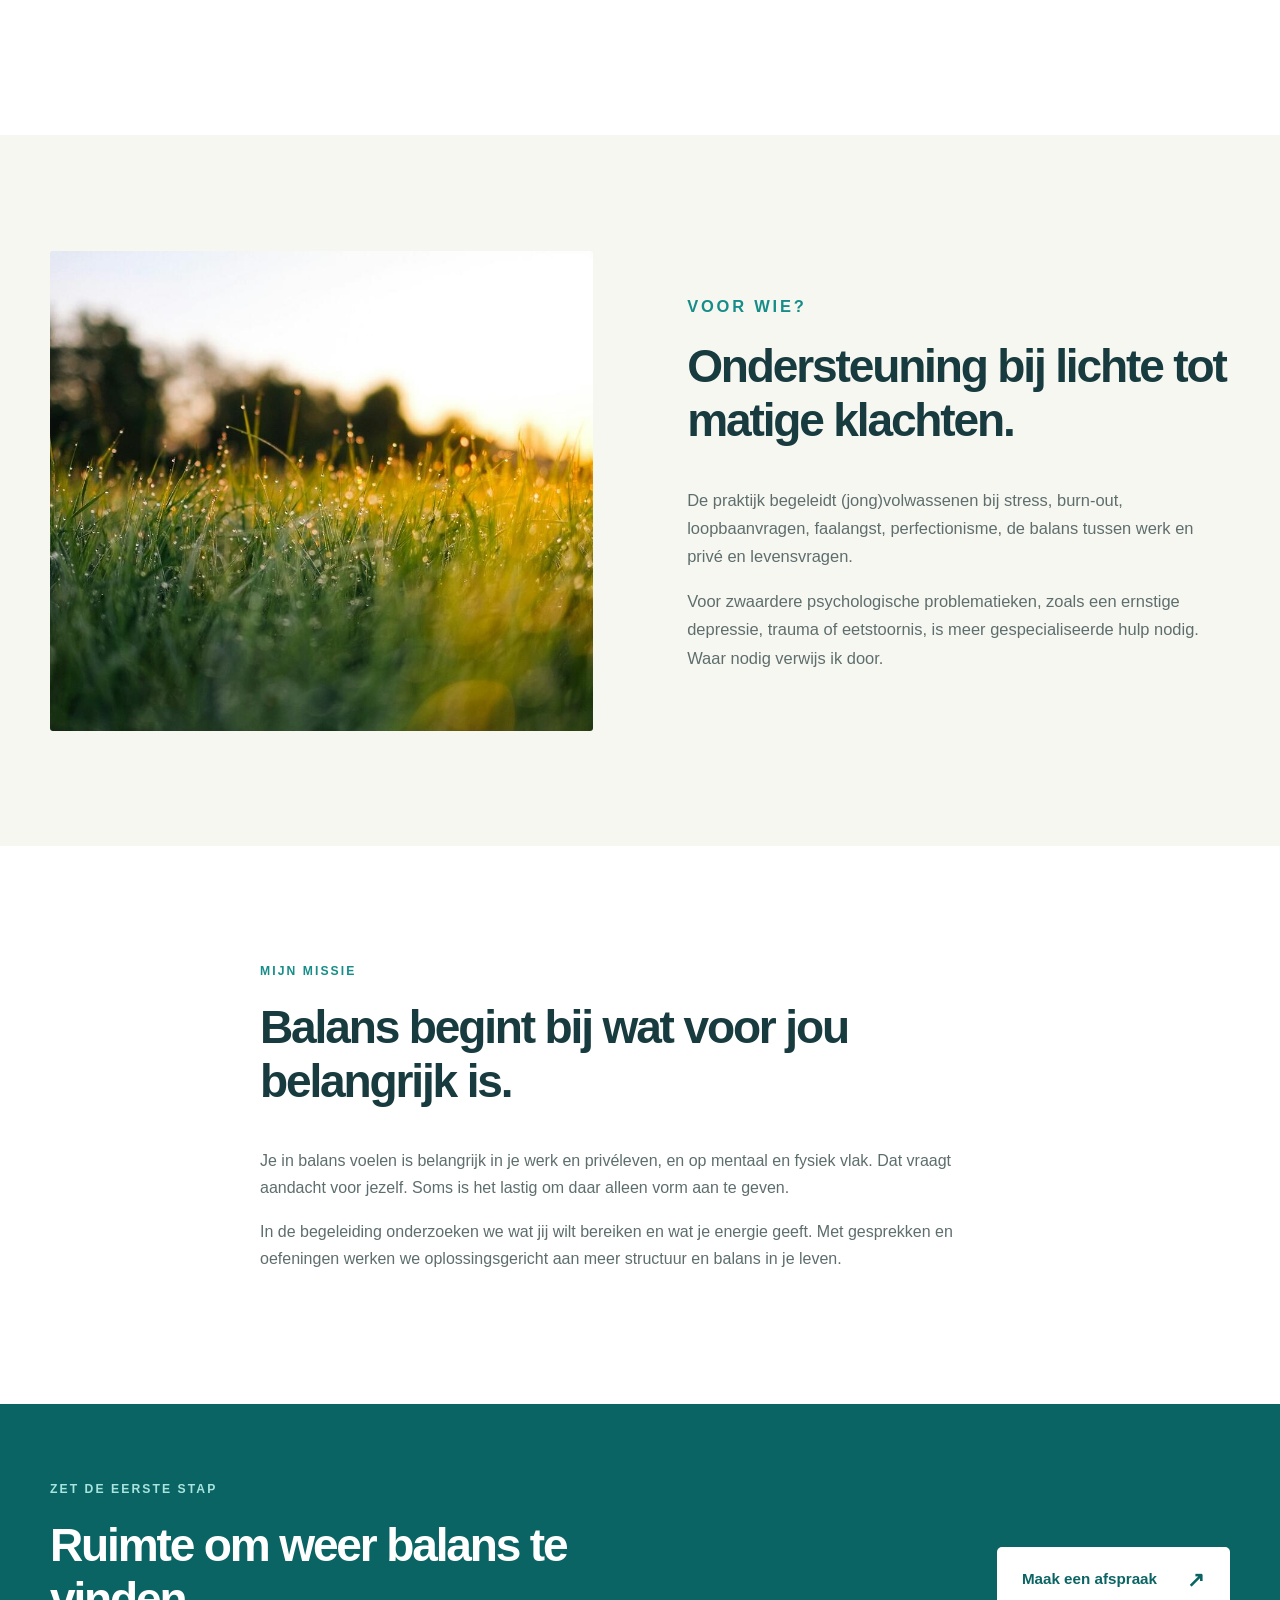
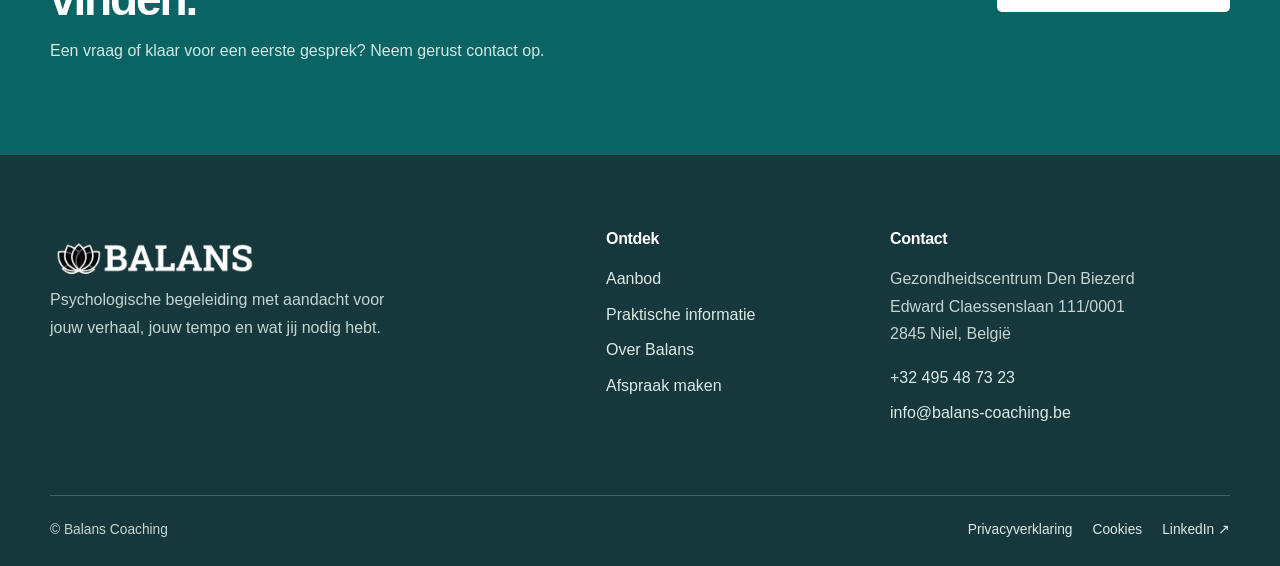
<file: over-balans/index.html>
<!doctype html><html lang="nl-BE"><head><meta charset="utf-8"><meta name="viewport" content="width=device-width,initial-scale=1"><meta name="description" content="Maak kennis met Sandy Stevens, arbeidspsycholoog en coach bij Balans Coaching in Niel."><meta name="theme-color" content="#0b4147"><title>Sandy Stevens, arbeidspsycholoog in Niel | Balans Coaching</title><link rel="canonical" href="https://balans-coaching.be/over-balans/"><meta property="og:type" content="website"><meta property="og:locale" content="nl_BE"><meta property="og:site_name" content="Balans Coaching"><meta property="og:title" content="Sandy Stevens, arbeidspsycholoog in Niel | Balans Coaching"><meta property="og:description" content="Maak kennis met Sandy Stevens, arbeidspsycholoog en coach bij Balans Coaching in Niel."><meta property="og:url" content="https://balans-coaching.be/over-balans/"><meta property="og:image" content="https://balans-coaching.be/assets/og-image.jpg"><meta property="og:image:width" content="1200"><meta property="og:image:height" content="630"><meta name="twitter:card" content="summary_large_image"><link rel="stylesheet" href="../assets/style.css?v=20261022f"><link rel="icon" type="image/png" href="../assets/favicon.png"><link rel="apple-touch-icon" href="../assets/apple-touch-icon.png"></head><body class="interior">
<a class="skip" href="#main">Ga naar inhoud</a><div class="topbar"><div class="container topbar-inner"><span>Psychologische begeleiding in Niel en online</span><div><a href="tel:+32495487323">+32 495 48 73 23</a><a href="mailto:info@balans-coaching.be">info@balans-coaching.be</a></div></div></div>
<header class="site-header"><div class="container header-inner"><a class="brand" href="../" aria-label="Balans Coaching, naar home"><img src="../assets/logo.png" alt="Balans"></a><button class="menu-button" type="button" aria-label="Menu openen" aria-expanded="false" aria-controls="menu"><span></span><span></span><span></span></button><nav id="menu" aria-label="Hoofdnavigatie"><a href="../">Home</a><a href="../aanbod/">Aanbod</a><a href="../praktisch/">Praktisch</a><a href="../over-balans/" aria-current="page">Over Balans</a><a class="nav-cta" href="../contact/">Afspraak maken</a></nav></div></header>
<main id="main"><section class="hero page-hero" style="background-image:url('../assets/hero-over.jpg')"><div class="hero-shade"></div><div class="container hero-content"><p class="eyebrow light">Balans Coaching · Niel</p><h1>Over Balans Coaching</h1><p class="hero-sub">Aandacht voor wie je bent, waar je staat en waar je naartoe wilt.</p></div></section><section class="section"><div class="container about-grid"><div><img class="portrait about-portrait" src="../assets/sandy.jpg" alt="Sandy Stevens" loading="lazy"><p class="eyebrow">Over mezelf</p><h2>Ik ben Sandy Stevens.</h2><p>Als arbeidspsycholoog ben ik sterk geïnteresseerd in mensen, hun gedrag en de wisselwerking met hun werk en omgeving. Ik begeleid mensen graag om meer inzicht te krijgen in zichzelf, opnieuw richting te vinden en stappen te zetten naar wat voor hen belangrijk is.</p><p>Ik coach met zachte kracht. Ik luister eerst naar jouw verhaal en naar wat jij nodig hebt. Van daaruit bepalen we samen waar je aan wilt werken en welke aanpak daarbij past. Mijn aanpak is warm, niet-oordelend en oplossingsgericht, geïnspireerd door onder andere voice dialogue, mindfulness en cognitieve gedragstherapie. Wanneer het past, gaan we op wandelsessie: buiten zijn en letterlijk stappen zetten kan extra rust en helderheid brengen.</p><p>Eerder werkte ik binnen human resources en aan de Universiteit Antwerpen. Daar deed ik ervaring op met rekrutering en selectie, assessments, loopbaanbegeleiding, studiekeuze en studiebegeleiding.</p><p>Met laagdrempelige eerstelijnspsychologische zorg wil ik zoveel mogelijk mensen psychologische steun bieden, preventief en curatief.</p></div><aside class="profile-card"><h3>Sandy Stevens</h3><p>Arbeidspsycholoog</p><h4>Opleidingen</h4><ul><li>Master in psychologie, arbeids- en organisatiepsychologie</li><li>Stress- en burn-outcoaching</li><li>Oplossingsgericht coachen</li><li>Loopbaancoaching</li><li>Acceptatie- en commitmenttherapie (ACT)</li></ul><h4>Beroepsvereniging</h4><p>VVKP – Vlaamse Vereniging van Klinisch Psychologen</p><img class="commission" src="../assets/psychologencommissie.gif" alt="Logo Psychologencommissie" loading="lazy"><p class="registration">Erkend psycholoog<br>Psychologencommissie nr. 872117870<br>Visumnummer klinisch psycholoog: 328865</p></aside></div></section>
<section class="section soft"><div class="container split"><div class="image-frame"><img src="../assets/mission.jpg" alt="Fris grasveld met dauwdruppels in de ochtendzon" loading="lazy"></div><div class="split-copy"><p class="eyebrow">Voor wie?</p><h2>Ondersteuning bij lichte tot matige klachten.</h2><p>De praktijk begeleidt (jong)volwassenen bij stress, burn-out, loopbaanvragen, faalangst, perfectionisme, de balans tussen werk en privé en levensvragen.</p><p>Voor zwaardere psychologische problematieken, zoals een ernstige depressie, trauma of eetstoornis, is meer gespecialiseerde hulp nodig. Waar nodig verwijs ik door.</p></div></div></section>
<section class="section"><div class="container narrow"><p class="eyebrow">Mijn missie</p><h2>Balans begint bij wat voor jou belangrijk is.</h2><p>Je in balans voelen is belangrijk in je werk en privéleven, en op mentaal en fysiek vlak. Dat vraagt aandacht voor jezelf. Soms is het lastig om daar alleen vorm aan te geven.</p><p>In de begeleiding onderzoeken we wat jij wilt bereiken en wat je energie geeft. Met gesprekken en oefeningen werken we oplossingsgericht aan meer structuur en balans in je leven.</p></div></section></main><section class="closing"><div class="container closing-inner"><div><p class="eyebrow light">Zet de eerste stap</p><h2>Ruimte om weer balans te vinden.</h2><p>Een vraag of klaar voor een eerste gesprek? Neem gerust contact op.</p></div><a class="button" href="../contact/">Maak een afspraak<span aria-hidden="true">↗</span></a></div></section>
<footer class="footer"><div class="container footer-grid"><div><a href="../" class="footer-logo"><img src="../assets/logo-white.png" alt="Balans"></a><p>Psychologische begeleiding met aandacht voor jouw verhaal, jouw tempo en wat jij nodig hebt.</p></div><div><h3>Ontdek</h3><a href="../aanbod/">Aanbod</a><a href="../praktisch/">Praktische informatie</a><a href="../over-balans/">Over Balans</a><a href="../contact/">Afspraak maken</a></div><div><h3>Contact</h3><p>Gezondheidscentrum Den Biezerd<br>Edward Claessenslaan 111/0001<br>2845 Niel, België</p><a href="tel:+32495487323">+32 495 48 73 23</a><a href="mailto:info@balans-coaching.be">info@balans-coaching.be</a></div></div><div class="container footer-bottom"><span>© Balans Coaching</span><div><a href="../privacy-policy/">Privacyverklaring</a><a href="#" data-cookie-settings>Cookies</a><a href="https://www.linkedin.com/in/sandy-stevens-arbeidspsycholoog" target="_blank" rel="noopener noreferrer">LinkedIn ↗</a></div></div></footer><script src="../assets/site.js?v=20261022b" defer></script></body></html>
</file>
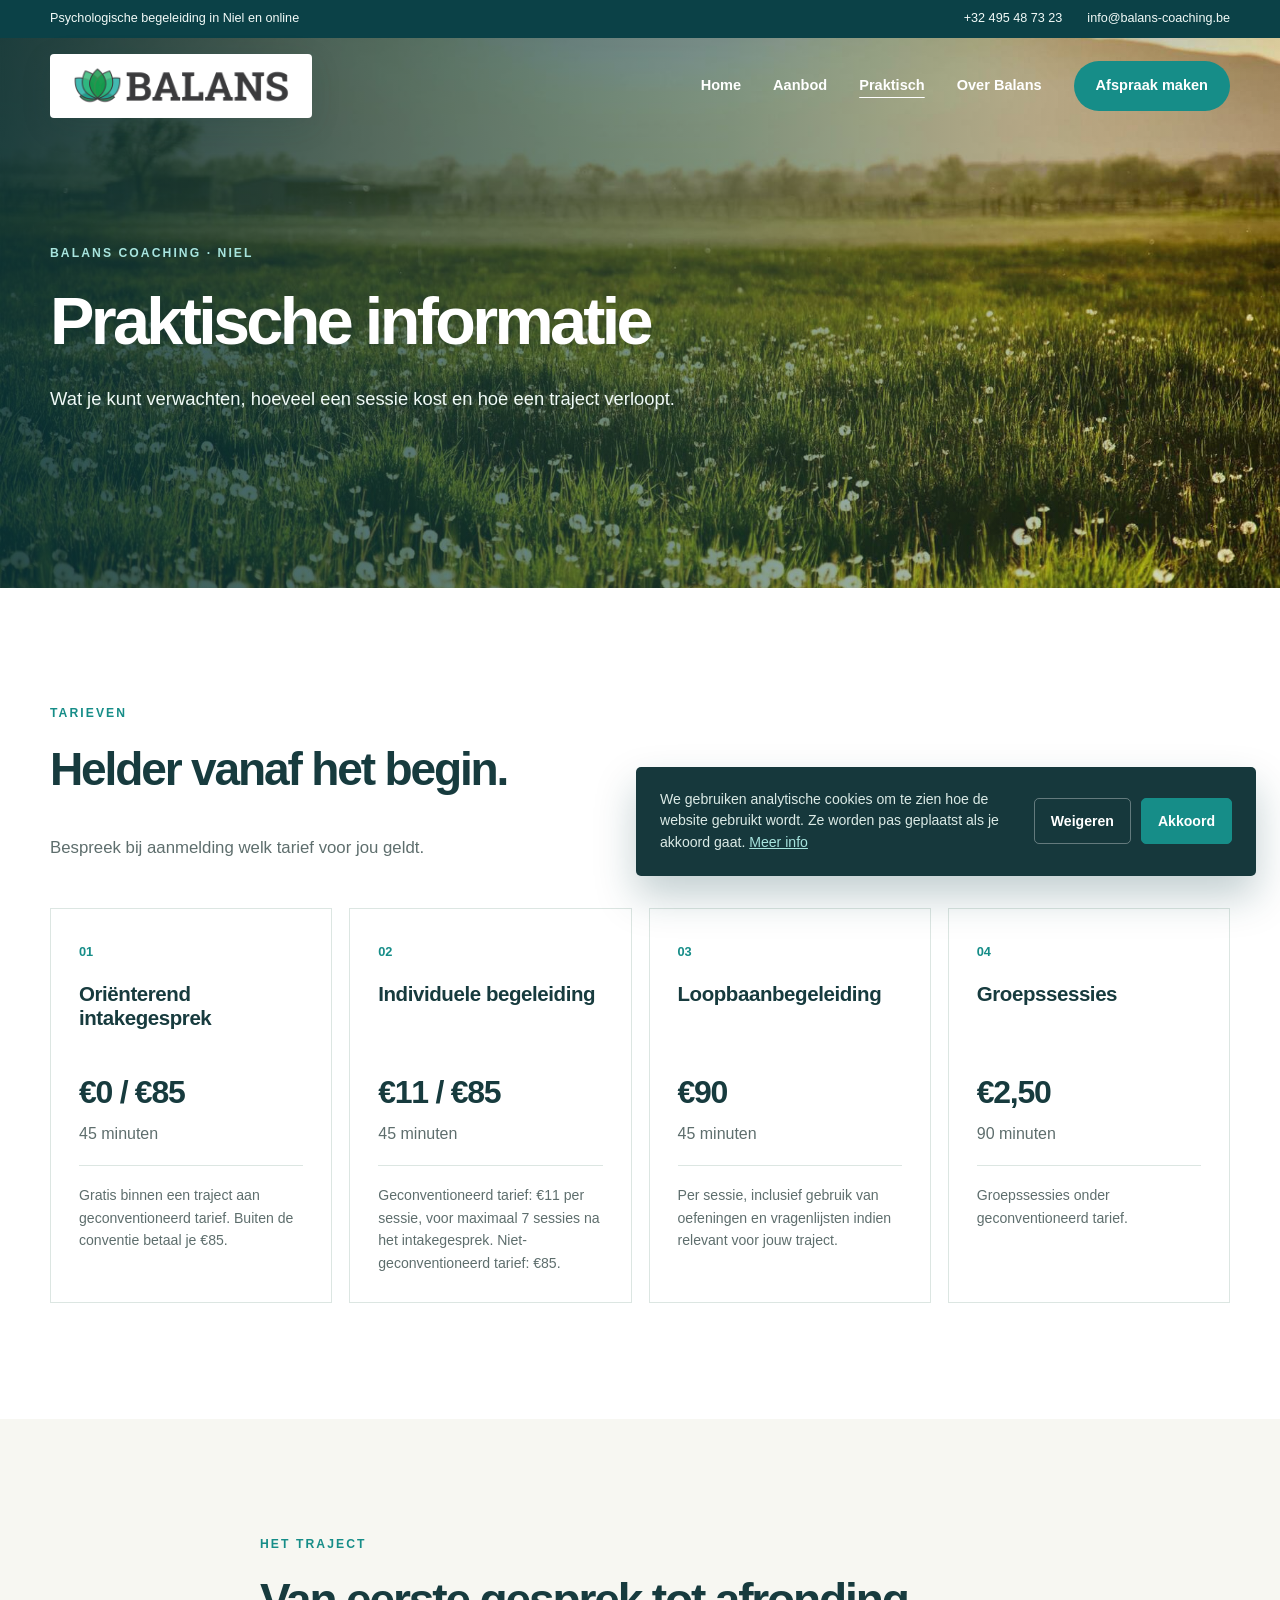
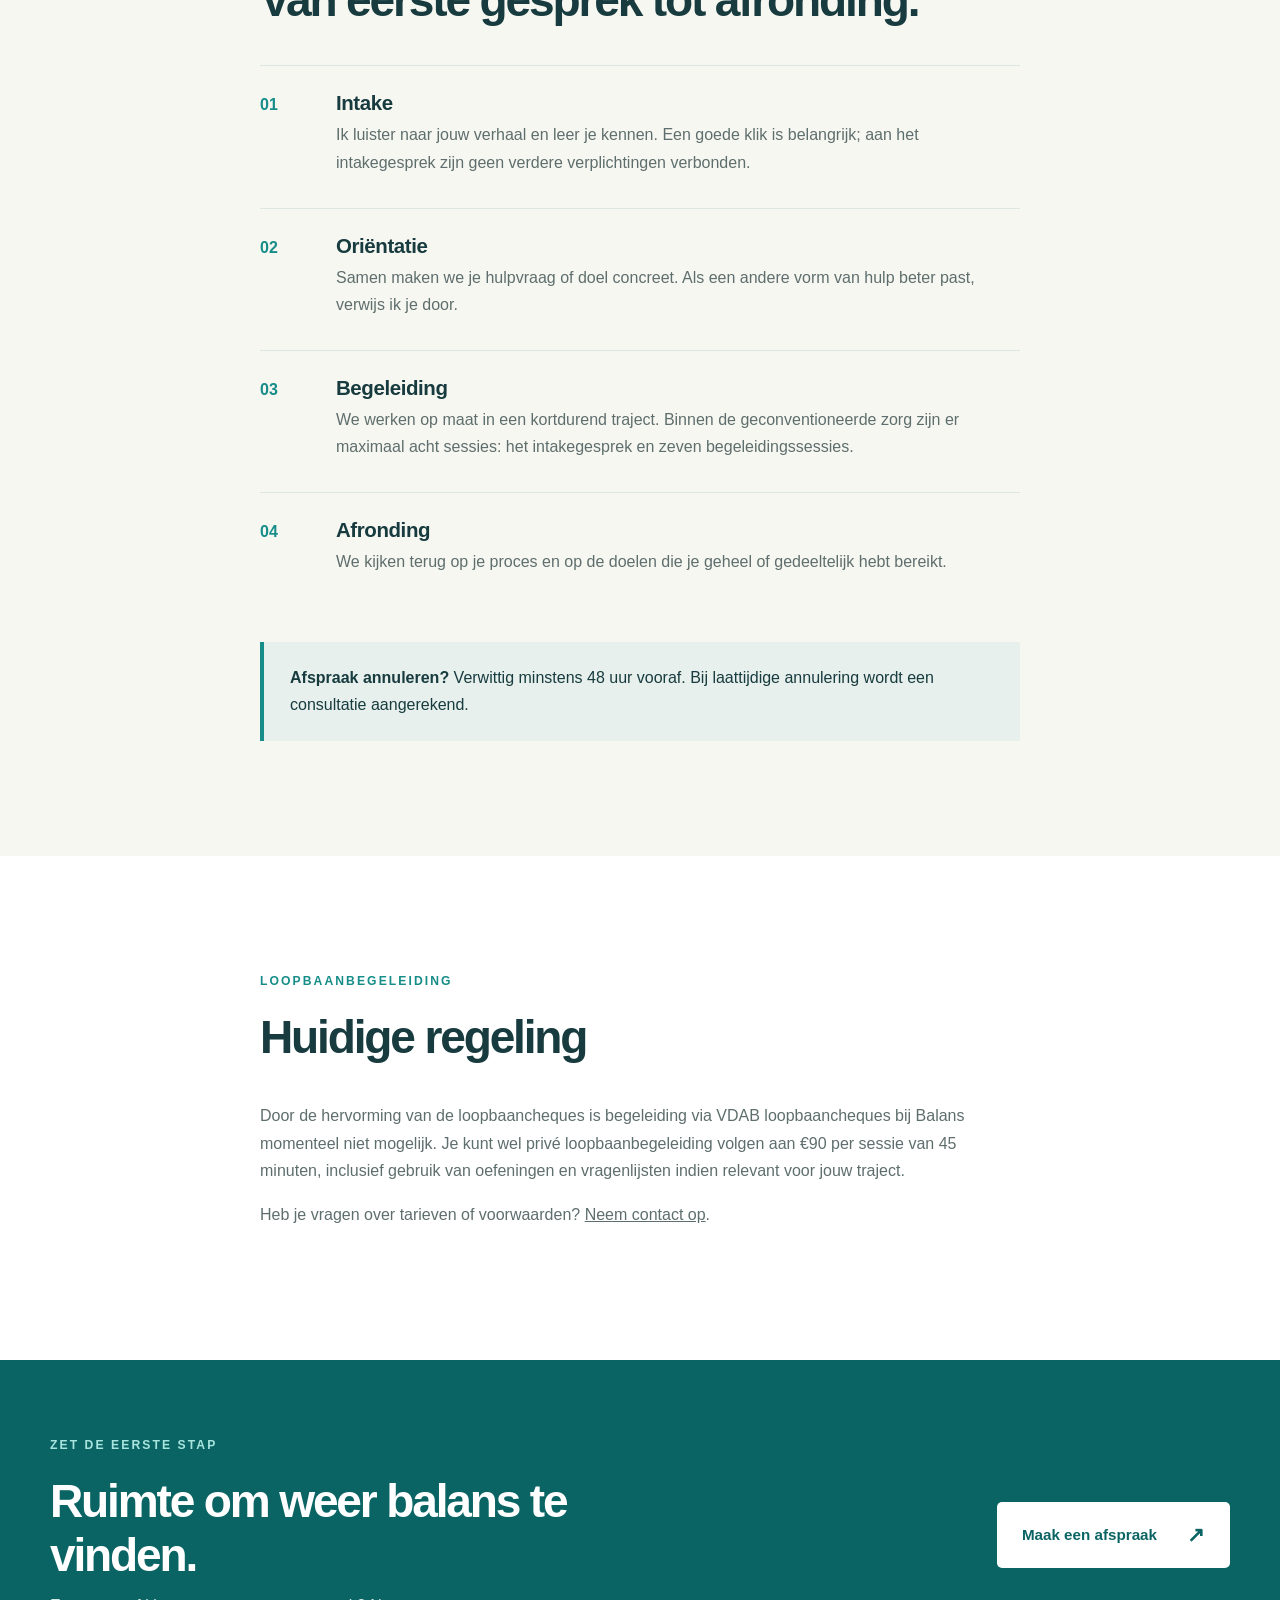
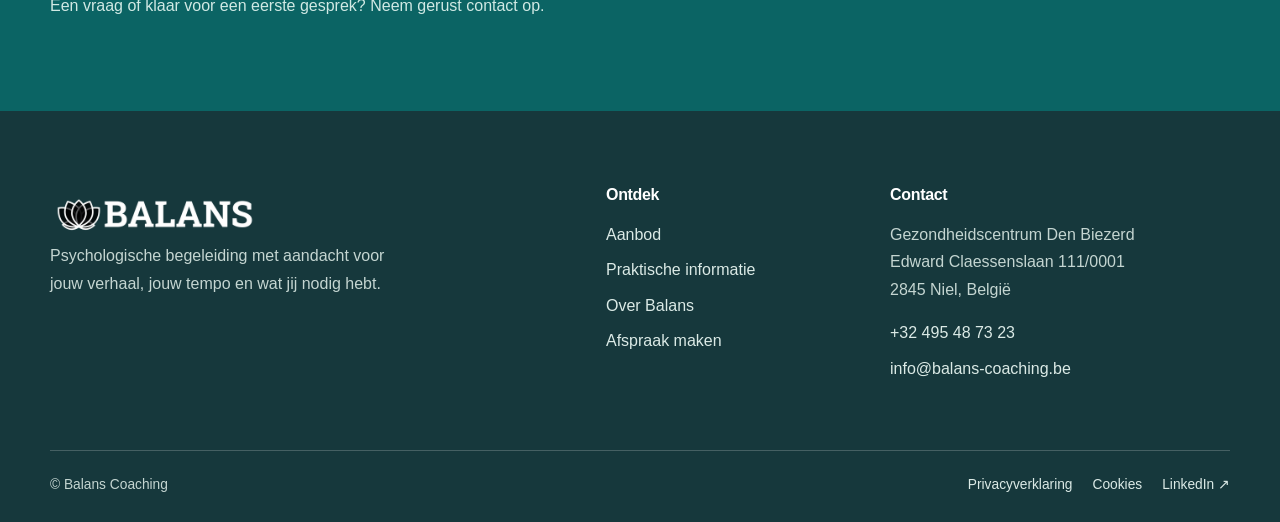
<file: praktisch/index.html>
<!doctype html><html lang="nl-BE"><head><meta charset="utf-8"><meta name="viewport" content="width=device-width,initial-scale=1"><meta name="description" content="Tarieven, werkwijze en praktische afspraken voor psychologische begeleiding bij Balans Coaching."><meta name="theme-color" content="#0b4147"><title>Tarieven en werkwijze psychologische begeleiding | Balans Coaching</title><link rel="canonical" href="https://balans-coaching.be/praktisch/"><meta property="og:type" content="website"><meta property="og:locale" content="nl_BE"><meta property="og:site_name" content="Balans Coaching"><meta property="og:title" content="Tarieven en werkwijze psychologische begeleiding | Balans Coaching"><meta property="og:description" content="Tarieven, werkwijze en praktische afspraken voor psychologische begeleiding bij Balans Coaching."><meta property="og:url" content="https://balans-coaching.be/praktisch/"><meta property="og:image" content="https://balans-coaching.be/assets/og-image.jpg"><meta property="og:image:width" content="1200"><meta property="og:image:height" content="630"><meta name="twitter:card" content="summary_large_image"><link rel="stylesheet" href="../assets/style.css?v=20261022f"><link rel="icon" type="image/png" href="../assets/favicon.png"><link rel="apple-touch-icon" href="../assets/apple-touch-icon.png"></head><body class="interior">
<a class="skip" href="#main">Ga naar inhoud</a><div class="topbar"><div class="container topbar-inner"><span>Psychologische begeleiding in Niel en online</span><div><a href="tel:+32495487323">+32 495 48 73 23</a><a href="mailto:info@balans-coaching.be">info@balans-coaching.be</a></div></div></div>
<header class="site-header"><div class="container header-inner"><a class="brand" href="../" aria-label="Balans Coaching, naar home"><img src="../assets/logo.png" alt="Balans"></a><button class="menu-button" type="button" aria-label="Menu openen" aria-expanded="false" aria-controls="menu"><span></span><span></span><span></span></button><nav id="menu" aria-label="Hoofdnavigatie"><a href="../">Home</a><a href="../aanbod/">Aanbod</a><a href="../praktisch/" aria-current="page">Praktisch</a><a href="../over-balans/">Over Balans</a><a class="nav-cta" href="../contact/">Afspraak maken</a></nav></div></header>
<main id="main"><section class="hero page-hero" style="background-image:url('../assets/hero-praktisch.jpg')"><div class="hero-shade"></div><div class="container hero-content"><p class="eyebrow light">Balans Coaching · Niel</p><h1>Praktische informatie</h1><p class="hero-sub">Wat je kunt verwachten, hoeveel een sessie kost en hoe een traject verloopt.</p></div></section><section class="section"><div class="container"><div class="section-heading"><p class="eyebrow">Tarieven</p><h2>Helder vanaf het begin.</h2><p>Bespreek bij aanmelding welk tarief voor jou geldt.</p></div><div class="price-grid"><article class="price-card"><span>01</span><h3>Oriënterend intakegesprek</h3><strong>€0 / €85</strong><p>45 minuten</p><small>Gratis binnen een traject aan geconventioneerd tarief. Buiten de conventie betaal je €85.</small></article><article class="price-card"><span>02</span><h3>Individuele begeleiding</h3><strong>€11 / €85</strong><p>45 minuten</p><small>Geconventioneerd tarief: €11 per sessie, voor maximaal 7 sessies na het intakegesprek. Niet-geconventioneerd tarief: €85.</small></article><article class="price-card"><span>03</span><h3>Loopbaanbegeleiding</h3><strong>€90</strong><p>45 minuten</p><small>Per sessie, inclusief gebruik van oefeningen en vragenlijsten indien relevant voor jouw traject.</small></article><article class="price-card"><span>04</span><h3>Groepssessies</h3><strong>€2,50</strong><p>90 minuten</p><small>Groepssessies onder geconventioneerd tarief.</small></article></div></div></section>
<section class="section soft"><div class="container narrow"><p class="eyebrow">Het traject</p><h2>Van eerste gesprek tot afronding.</h2><div class="steps"><article><span>01</span><div><h3>Intake</h3><p>Ik luister naar jouw verhaal en leer je kennen. Een goede klik is belangrijk; aan het intakegesprek zijn geen verdere verplichtingen verbonden.</p></div></article><article><span>02</span><div><h3>Oriëntatie</h3><p>Samen maken we je hulpvraag of doel concreet. Als een andere vorm van hulp beter past, verwijs ik je door.</p></div></article><article><span>03</span><div><h3>Begeleiding</h3><p>We werken op maat in een kortdurend traject. Binnen de geconventioneerde zorg zijn er maximaal acht sessies: het intakegesprek en zeven begeleidingssessies.</p></div></article><article><span>04</span><div><h3>Afronding</h3><p>We kijken terug op je proces en op de doelen die je geheel of gedeeltelijk hebt bereikt.</p></div></article></div><div class="notice"><strong>Afspraak annuleren?</strong> Verwittig minstens 48 uur vooraf. Bij laattijdige annulering wordt een consultatie aangerekend.</div></div></section>
<section class="section"><div class="container narrow"><p class="eyebrow">Loopbaanbegeleiding</p><h2>Huidige regeling</h2><p>Door de hervorming van de loopbaancheques is begeleiding via VDAB loopbaancheques bij Balans momenteel niet mogelijk. Je kunt wel privé loopbaanbegeleiding volgen aan €90 per sessie van 45 minuten, inclusief gebruik van oefeningen en vragenlijsten indien relevant voor jouw traject.</p><p>Heb je vragen over tarieven of voorwaarden? <a href="../contact/">Neem contact op</a>.</p></div></section></main><section class="closing"><div class="container closing-inner"><div><p class="eyebrow light">Zet de eerste stap</p><h2>Ruimte om weer balans te vinden.</h2><p>Een vraag of klaar voor een eerste gesprek? Neem gerust contact op.</p></div><a class="button" href="../contact/">Maak een afspraak<span aria-hidden="true">↗</span></a></div></section>
<footer class="footer"><div class="container footer-grid"><div><a href="../" class="footer-logo"><img src="../assets/logo-white.png" alt="Balans"></a><p>Psychologische begeleiding met aandacht voor jouw verhaal, jouw tempo en wat jij nodig hebt.</p></div><div><h3>Ontdek</h3><a href="../aanbod/">Aanbod</a><a href="../praktisch/">Praktische informatie</a><a href="../over-balans/">Over Balans</a><a href="../contact/">Afspraak maken</a></div><div><h3>Contact</h3><p>Gezondheidscentrum Den Biezerd<br>Edward Claessenslaan 111/0001<br>2845 Niel, België</p><a href="tel:+32495487323">+32 495 48 73 23</a><a href="mailto:info@balans-coaching.be">info@balans-coaching.be</a></div></div><div class="container footer-bottom"><span>© Balans Coaching</span><div><a href="../privacy-policy/">Privacyverklaring</a><a href="#" data-cookie-settings>Cookies</a><a href="https://www.linkedin.com/in/sandy-stevens-arbeidspsycholoog" target="_blank" rel="noopener noreferrer">LinkedIn ↗</a></div></div></footer><script src="../assets/site.js?v=20261022b" defer></script></body></html>
</file>
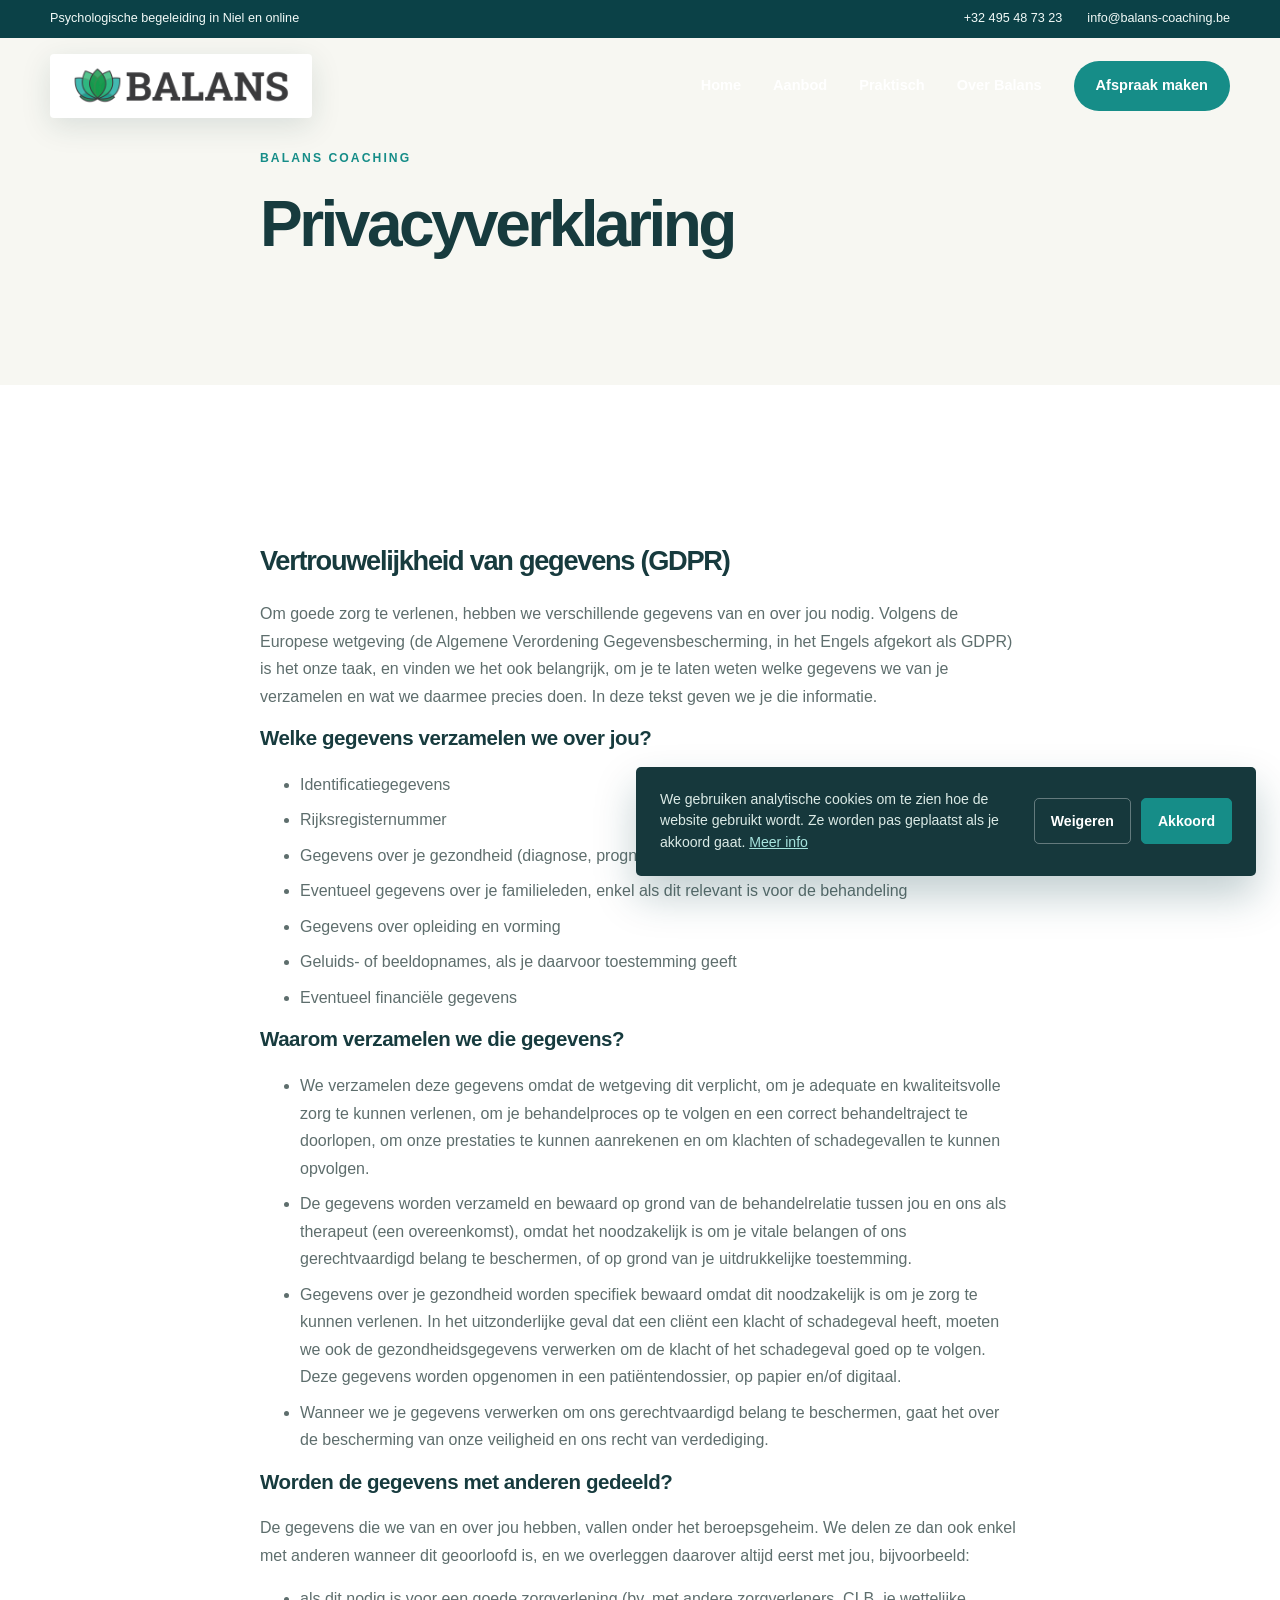
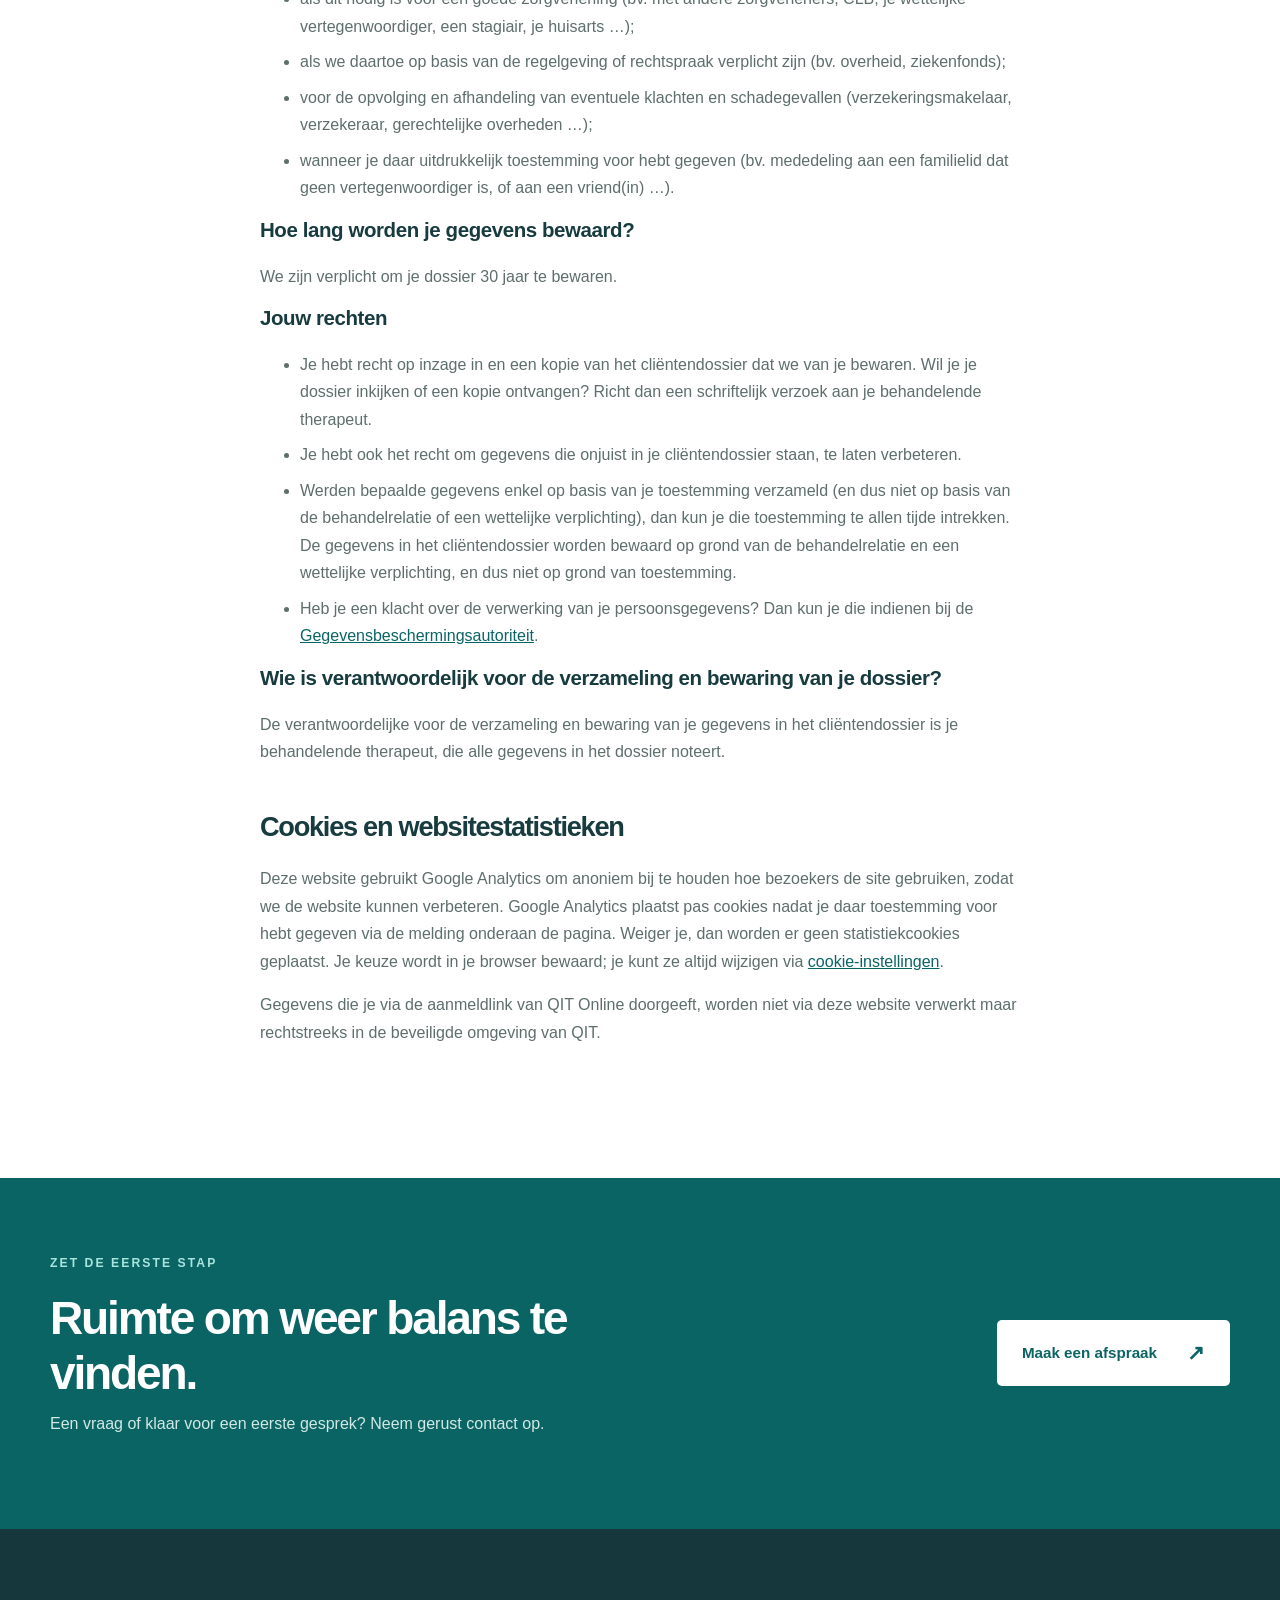
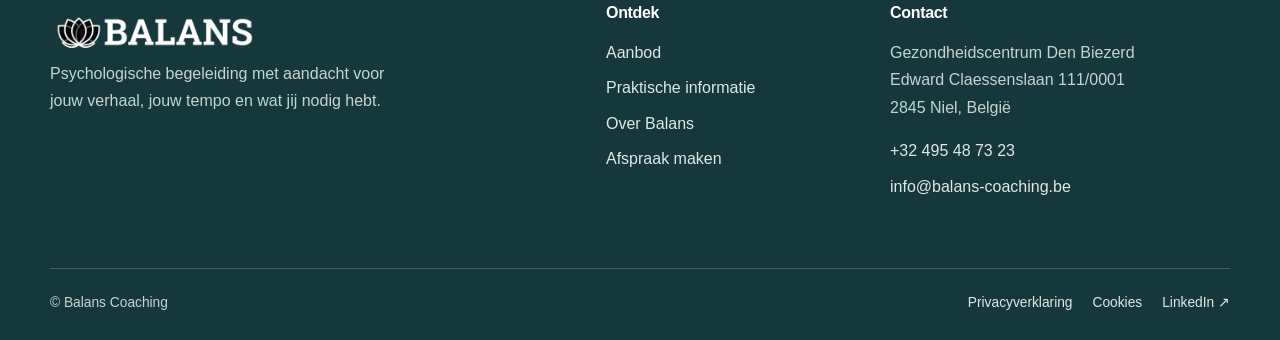
<file: privacy-policy/index.html>
<!doctype html><html lang="nl-BE"><head><meta charset="utf-8"><meta name="viewport" content="width=device-width,initial-scale=1"><meta name="description" content="Informatie over de verwerking van persoonsgegevens bij Balans Coaching."><meta name="theme-color" content="#0b4147"><title>Privacyverklaring | Balans Coaching</title><link rel="canonical" href="https://balans-coaching.be/privacy-policy/"><meta property="og:type" content="website"><meta property="og:locale" content="nl_BE"><meta property="og:site_name" content="Balans Coaching"><meta property="og:title" content="Privacyverklaring | Balans Coaching"><meta property="og:description" content="Informatie over de verwerking van persoonsgegevens bij Balans Coaching."><meta property="og:url" content="https://balans-coaching.be/privacy-policy/"><meta property="og:image" content="https://balans-coaching.be/assets/og-image.jpg"><meta property="og:image:width" content="1200"><meta property="og:image:height" content="630"><meta name="twitter:card" content="summary_large_image"><link rel="stylesheet" href="../assets/style.css?v=20261022f"><link rel="icon" type="image/png" href="../assets/favicon.png"><link rel="apple-touch-icon" href="../assets/apple-touch-icon.png"></head><body class="interior">
<a class="skip" href="#main">Ga naar inhoud</a><div class="topbar"><div class="container topbar-inner"><span>Psychologische begeleiding in Niel en online</span><div><a href="tel:+32495487323">+32 495 48 73 23</a><a href="mailto:info@balans-coaching.be">info@balans-coaching.be</a></div></div></div>
<header class="site-header"><div class="container header-inner"><a class="brand" href="../" aria-label="Balans Coaching, naar home"><img src="../assets/logo.png" alt="Balans"></a><button class="menu-button" type="button" aria-label="Menu openen" aria-expanded="false" aria-controls="menu"><span></span><span></span><span></span></button><nav id="menu" aria-label="Hoofdnavigatie"><a href="../">Home</a><a href="../aanbod/">Aanbod</a><a href="../praktisch/">Praktisch</a><a href="../over-balans/">Over Balans</a><a class="nav-cta" href="../contact/">Afspraak maken</a></nav></div></header>
<main id="main"><section class="simple-hero"><div class="container narrow"><p class="eyebrow">Balans Coaching</p><h1>Privacyverklaring</h1></div></section><section class="section"><div class="container narrow prose"><h2>Vertrouwelijkheid van gegevens (GDPR)</h2><p>Om goede zorg te verlenen, hebben we verschillende gegevens van en over jou nodig. Volgens de Europese wetgeving (de Algemene Verordening Gegevensbescherming, in het Engels afgekort als GDPR) is het onze taak, en vinden we het ook belangrijk, om je te laten weten welke gegevens we van je verzamelen en wat we daarmee precies doen. In deze tekst geven we je die informatie.</p><h3>Welke gegevens verzamelen we over jou?</h3><ul><li>Identificatiegegevens</li><li>Rijksregisternummer</li><li>Gegevens over je gezondheid (diagnose, prognose, anamnese, behandeling, …)</li><li>Eventueel gegevens over je familieleden, enkel als dit relevant is voor de behandeling</li><li>Gegevens over opleiding en vorming</li><li>Geluids- of beeldopnames, als je daarvoor toestemming geeft</li><li>Eventueel financiële gegevens</li></ul><h3>Waarom verzamelen we die gegevens?</h3><ul><li>We verzamelen deze gegevens omdat de wetgeving dit verplicht, om je adequate en kwaliteitsvolle zorg te kunnen verlenen, om je behandelproces op te volgen en een correct behandeltraject te doorlopen, om onze prestaties te kunnen aanrekenen en om klachten of schadegevallen te kunnen opvolgen.</li><li>De gegevens worden verzameld en bewaard op grond van de behandelrelatie tussen jou en ons als therapeut (een overeenkomst), omdat het noodzakelijk is om je vitale belangen of ons gerechtvaardigd belang te beschermen, of op grond van je uitdrukkelijke toestemming.</li><li>Gegevens over je gezondheid worden specifiek bewaard omdat dit noodzakelijk is om je zorg te kunnen verlenen. In het uitzonderlijke geval dat een cliënt een klacht of schadegeval heeft, moeten we ook de gezondheidsgegevens verwerken om de klacht of het schadegeval goed op te volgen. Deze gegevens worden opgenomen in een patiëntendossier, op papier en/of digitaal.</li><li>Wanneer we je gegevens verwerken om ons gerechtvaardigd belang te beschermen, gaat het over de bescherming van onze veiligheid en ons recht van verdediging.</li></ul><h3>Worden de gegevens met anderen gedeeld?</h3><p>De gegevens die we van en over jou hebben, vallen onder het beroepsgeheim. We delen ze dan ook enkel met anderen wanneer dit geoorloofd is, en we overleggen daarover altijd eerst met jou, bijvoorbeeld:</p><ul><li>als dit nodig is voor een goede zorgverlening (bv. met andere zorgverleners, CLB, je wettelijke vertegenwoordiger, een stagiair, je huisarts …);</li><li>als we daartoe op basis van de regelgeving of rechtspraak verplicht zijn (bv. overheid, ziekenfonds);</li><li>voor de opvolging en afhandeling van eventuele klachten en schadegevallen (verzekeringsmakelaar, verzekeraar, gerechtelijke overheden …);</li><li>wanneer je daar uitdrukkelijk toestemming voor hebt gegeven (bv. mededeling aan een familielid dat geen vertegenwoordiger is, of aan een vriend(in) …).</li></ul><h3>Hoe lang worden je gegevens bewaard?</h3><p>We zijn verplicht om je dossier 30 jaar te bewaren.</p><h3>Jouw rechten</h3><ul><li>Je hebt recht op inzage in en een kopie van het cliëntendossier dat we van je bewaren. Wil je je dossier inkijken of een kopie ontvangen? Richt dan een schriftelijk verzoek aan je behandelende therapeut.</li><li>Je hebt ook het recht om gegevens die onjuist in je cliëntendossier staan, te laten verbeteren.</li><li>Werden bepaalde gegevens enkel op basis van je toestemming verzameld (en dus niet op basis van de behandelrelatie of een wettelijke verplichting), dan kun je die toestemming te allen tijde intrekken. De gegevens in het cliëntendossier worden bewaard op grond van de behandelrelatie en een wettelijke verplichting, en dus niet op grond van toestemming.</li><li>Heb je een klacht over de verwerking van je persoonsgegevens? Dan kun je die indienen bij de <a href="https://www.gegevensbeschermingsautoriteit.be" target="_blank" rel="noopener noreferrer">Gegevensbeschermingsautoriteit</a>.</li></ul><h3>Wie is verantwoordelijk voor de verzameling en bewaring van je dossier?</h3><p>De verantwoordelijke voor de verzameling en bewaring van je gegevens in het cliëntendossier is je behandelende therapeut, die alle gegevens in het dossier noteert.</p><h2 id="cookies">Cookies en websitestatistieken</h2><p>Deze website gebruikt Google Analytics om anoniem bij te houden hoe bezoekers de site gebruiken, zodat we de website kunnen verbeteren. Google Analytics plaatst pas cookies nadat je daar toestemming voor hebt gegeven via de melding onderaan de pagina. Weiger je, dan worden er geen statistiekcookies geplaatst. Je keuze wordt in je browser bewaard; je kunt ze altijd wijzigen via <a href="#" data-cookie-settings>cookie-instellingen</a>.</p><p>Gegevens die je via de aanmeldlink van QIT Online doorgeeft, worden niet via deze website verwerkt maar rechtstreeks in de beveiligde omgeving van QIT.</p></div></section></main><section class="closing"><div class="container closing-inner"><div><p class="eyebrow light">Zet de eerste stap</p><h2>Ruimte om weer balans te vinden.</h2><p>Een vraag of klaar voor een eerste gesprek? Neem gerust contact op.</p></div><a class="button" href="../contact/">Maak een afspraak<span aria-hidden="true">↗</span></a></div></section>
<footer class="footer"><div class="container footer-grid"><div><a href="../" class="footer-logo"><img src="../assets/logo-white.png" alt="Balans"></a><p>Psychologische begeleiding met aandacht voor jouw verhaal, jouw tempo en wat jij nodig hebt.</p></div><div><h3>Ontdek</h3><a href="../aanbod/">Aanbod</a><a href="../praktisch/">Praktische informatie</a><a href="../over-balans/">Over Balans</a><a href="../contact/">Afspraak maken</a></div><div><h3>Contact</h3><p>Gezondheidscentrum Den Biezerd<br>Edward Claessenslaan 111/0001<br>2845 Niel, België</p><a href="tel:+32495487323">+32 495 48 73 23</a><a href="mailto:info@balans-coaching.be">info@balans-coaching.be</a></div></div><div class="container footer-bottom"><span>© Balans Coaching</span><div><a href="../privacy-policy/">Privacyverklaring</a><a href="#" data-cookie-settings>Cookies</a><a href="https://www.linkedin.com/in/sandy-stevens-arbeidspsycholoog" target="_blank" rel="noopener noreferrer">LinkedIn ↗</a></div></div></footer><script src="../assets/site.js?v=20261022b" defer></script></body></html>
</file>
<file: assets/style.css>
:root{--ink:#173b3e;--teal:#168d88;--teal-dark:#0b6464;--muted:#5e6e6d;--cream:#f7f7f2;--line:#dce6e2;--white:#fff;--max:1180px}*{box-sizing:border-box}html{scroll-behavior:smooth}body{margin:0;color:var(--ink);font:16px/1.72 -apple-system,BlinkMacSystemFont,'Segoe UI',Arial,sans-serif;background:white}h1,h2,h3,h4,p,blockquote{margin-top:0}h1,h2,h3{line-height:1.18}h1{font-size:clamp(3rem,5.2vw,5.7rem);letter-spacing:-.055em}h2{font-size:clamp(2.2rem,3.6vw,3.75rem);letter-spacing:-.047em}h3{font-size:1.28rem;letter-spacing:-.02em}p{color:var(--muted)}a{color:inherit}img{max-width:100%;display:block}.container{width:min(calc(100% - 48px),var(--max));margin:auto}.narrow{max-width:760px}.section{padding:clamp(76px,9vw,130px) 0}.soft{background:var(--cream)}.eyebrow{text-transform:uppercase;letter-spacing:.17em;font-weight:700;font-size:.76rem;color:var(--teal);margin-bottom:18px}.eyebrow.light{color:#a8e5df}.skip{position:absolute;z-index:50;top:-100px;background:#fff;padding:10px}.skip:focus{top:10px}.topbar{background:#0b4147;color:#f2faf8;font-size:.79rem}.topbar-inner,.topbar-inner>div{display:flex;justify-content:space-between;gap:25px}.topbar-inner{padding:8px 0}.topbar a{text-decoration:none}.topbar a:hover{text-decoration:underline}.site-header{position:absolute;top:36px;left:0;right:0;z-index:10}.header-inner{display:flex;align-items:center;justify-content:space-between;min-height:100px}.brand img{width:230px;max-height:64px;object-fit:contain}.site-header nav{display:flex;gap:32px;align-items:center}.site-header nav a{text-decoration:none;color:#fff;font-weight:600;font-size:.91rem}.site-header nav a:hover,.site-header nav a[aria-current]{text-decoration:underline;text-underline-offset:7px}.site-header .nav-cta{background:var(--teal);padding:12px 22px;border-radius:100px;text-decoration:none!important;white-space:nowrap}.site-header .nav-cta:hover,.button:hover{background:#0d7470}.menu-button{display:none}.hero{min-height:550px;position:relative;background-image:var(--hero);background-size:cover;background-position:center;display:flex;align-items:center;color:#fff}.home-hero{min-height:650px}.hero-shade{position:absolute;inset:0;background:linear-gradient(90deg,rgba(7,50,56,.86),rgba(10,57,61,.52) 57%,rgba(9,44,48,.1))}.hero-content{position:relative;padding-top:120px;padding-bottom:70px}.hero h1{max-width:850px;margin-bottom:22px}.home-hero h1{max-width:740px}.hero h1 em{font-family:Georgia,serif;font-weight:400;color:#b4e5d8}.hero-sub{font-size:1.15rem;line-height:1.7;color:#eff9f6;max-width:640px}.hero-actions{display:flex;align-items:center;gap:30px;margin-top:34px}.button{background:var(--teal);color:white;display:inline-flex;gap:30px;align-items:center;justify-content:space-between;padding:15px 25px;border-radius:5px;font-size:.95rem;font-weight:700;text-decoration:none;transition:background .2s}.button span{font-size:1.3rem}.text-link{display:inline-flex;gap:15px;align-items:center;text-decoration:none;color:var(--teal-dark);font-weight:700;border-bottom:1px solid currentColor;padding-bottom:5px}.text-link:hover{color:#0b4147}.light-link{color:#fff}.intro-grid{display:grid;grid-template-columns:1fr 1fr;gap:100px;align-items:center}.intro-grid p{font-size:1.08rem}.section-heading{max-width:640px;margin-bottom:45px}.section-heading p:last-child{font-size:1.05rem}.services{display:grid;grid-template-columns:repeat(4,1fr);gap:18px}.service-card{background:#fff;padding:34px 25px;min-height:335px;text-decoration:none;display:flex;flex-direction:column;border:1px solid #e6ebe8;transition:transform .2s,box-shadow .2s}.service-card:hover{transform:translateY(-5px);box-shadow:0 20px 40px #193b3820}.service-card img{width:54px;height:60px;object-fit:contain}.service-number{color:#abbab5;font-size:.75rem;margin-top:18px}.service-card h3{margin:8px 0 10px}.service-card p{font-size:.91rem;line-height:1.6}.card-link{font-weight:700;color:var(--teal);margin-top:auto;font-size:.9rem}.split{display:grid;grid-template-columns:1fr 1fr;gap:8%;align-items:center}.split.reverse .image-frame{order:2}.image-frame{position:relative}.image-frame img{width:100%;height:480px;object-fit:cover;border-radius:3px}.split-copy p{font-size:1.03rem}.split-copy h3{margin-top:30px}.quote-section{background:#eaf3ed;text-align:center}.quote-inner{max-width:850px}.quote-mark{font:100px/0.7 Georgia,serif;color:var(--teal)}blockquote{font:italic clamp(1.5rem,2.8vw,2.6rem)/1.5 Georgia,serif}.quote-inner p{margin-bottom:0}.anchor-nav{border-bottom:1px solid var(--line);position:sticky;top:0;background:#fff;z-index:7}.anchor-nav .container{display:flex;gap:38px;overflow:auto;white-space:nowrap}.anchor-nav a{padding:16px 0;text-decoration:none;font-weight:700;font-size:.9rem}.anchor-nav a:hover{color:var(--teal)}section[id]{scroll-margin-top:70px}.check-list{padding:0;list-style:none}.check-list li{padding:7px 0 7px 28px;position:relative;color:var(--muted)}.check-list li:before{content:'✓';position:absolute;left:0;color:var(--teal);font-weight:700}.price-grid{display:grid;grid-template-columns:repeat(4,1fr);gap:17px}.price-card{border:1px solid var(--line);padding:28px;background:#fff}.price-card>span{color:var(--teal);font-size:.8rem;font-weight:700}.price-card h3{min-height:66px;margin:17px 0}.price-card strong{font-size:2rem;letter-spacing:-.04em}.price-card p{margin:0 0 18px}.price-card small{display:block;border-top:1px solid var(--line);padding-top:18px;color:var(--muted);font-size:.88rem;line-height:1.6}.steps article{display:grid;grid-template-columns:56px 1fr;gap:20px;border-top:1px solid var(--line);padding:25px 0}.steps article>span{color:var(--teal);font-weight:700}.steps h3,.steps p{margin-bottom:6px}.notice{background:#e7f0ec;padding:22px 26px;border-left:4px solid var(--teal);margin-top:35px;color:var(--ink)}.about-grid{display:grid;grid-template-columns:1.4fr .75fr;gap:90px}.profile-card{background:var(--cream);padding:30px;align-self:start}.portrait{width:100%;height:330px;object-fit:cover;object-position:center 20%}.profile-card h3{margin:25px 0 0}.profile-card h4{margin:28px 0 8px}.profile-card ul{padding-left:20px;color:var(--muted)}.profile-card li{margin:7px 0}.commission{max-width:220px;margin-top:25px}.contact-grid{display:grid;grid-template-columns:1.3fr .8fr;gap:10%}.contact-grid .button{margin-top:20px}.contact-card{background:var(--cream);padding:35px;align-self:start}.contact-card a{display:block;color:var(--teal-dark);margin:8px 0}.contact-card hr{border:0;border-top:1px solid var(--line);margin:30px 0}.small-note{font-size:.85rem;margin-top:12px}.availability{display:grid;grid-template-columns:1fr 1fr;gap:30px}.availability>div{background:white;padding:35px}.availability dl{margin:0}.availability dl div{display:flex;justify-content:space-between;border-top:1px solid var(--line);padding:10px 0;gap:15px}.availability dd{margin:0;text-align:right;font-weight:700}.simple-hero{background:var(--cream);padding:110px 0 70px}.simple-hero h1{font-size:clamp(2.8rem,5vw,5rem)}.prose h2{font-size:1.7rem;margin-top:45px}.prose li{margin-bottom:8px;color:var(--muted)}.prose a{color:var(--teal-dark)}.closing{background:var(--teal-dark);color:white;padding:75px 0}.closing-inner{display:flex;align-items:center;justify-content:space-between;gap:50px}.closing h2{max-width:600px;margin-bottom:10px}.closing p{color:#d1e9e4}.closing .button{background:#fff;color:var(--teal-dark);white-space:nowrap}.closing .button:hover{background:#dceee8}.footer{background:#16383c;color:#fff;padding:75px 0 25px}.footer-grid{display:grid;grid-template-columns:1.4fr .6fr 1fr;gap:80px}.footer-logo img{width:210px}.footer p{color:#c4d5d1;max-width:340px}.footer h3{font-size:1rem}.footer a{display:block;text-decoration:none;margin:8px 0;color:#dbeae6}.footer a:hover{text-decoration:underline}.footer-bottom{display:flex;justify-content:space-between;border-top:1px solid #ffffff33;margin-top:60px;padding-top:22px;color:#c4d5d1;font-size:.86rem}.footer-bottom div{display:flex;gap:20px}.footer-bottom a{margin:0}
@media(max-width:900px){.site-header nav{gap:17px}.brand img{width:170px}.services,.price-grid{grid-template-columns:repeat(2,1fr)}.intro-grid{gap:45px}.about-grid{gap:40px}.footer-grid{gap:35px}}
@media(max-width:700px){.container{width:min(calc(100% - 36px),var(--max))}.topbar{display:none}.site-header{top:0}.header-inner{min-height:76px}.brand img{width:175px}.menu-button{display:flex;flex-direction:column;justify-content:center;gap:5px;width:44px;height:44px;border:0;background:#fff;border-radius:4px;padding:10px;z-index:12}.menu-button span{height:2px;width:100%;background:var(--ink)}.site-header nav{display:none;position:absolute;top:68px;left:18px;right:18px;background:#fff;padding:20px;box-shadow:0 18px 35px #123e3e30;flex-direction:column;align-items:stretch;gap:0}.site-header nav.open{display:flex}.site-header nav a{color:var(--ink);padding:10px}.site-header .nav-cta{color:#fff;text-align:center;margin-top:10px}.hero,.home-hero{min-height:620px}.hero-content{padding-top:120px}.hero h1{font-size:clamp(2.6rem,12vw,4rem)}.hero-sub{font-size:1rem}.hero-actions{align-items:flex-start;flex-direction:column;gap:20px}.section{padding:70px 0}.intro-grid,.split,.about-grid,.contact-grid,.availability{grid-template-columns:1fr;gap:35px}.split.reverse .image-frame{order:0}.image-frame img{height:330px}.services,.price-grid{grid-template-columns:1fr}.service-card{min-height:0}.price-card h3{min-height:0}.anchor-nav .container{gap:25px}.profile-card{max-width:460px}.closing-inner,.footer-bottom{flex-direction:column;align-items:flex-start}.closing h2{font-size:2.5rem}.footer-grid{grid-template-columns:1fr;gap:30px}.footer-bottom{gap:15px}.simple-hero{padding-top:130px}}
@media(prefers-reduced-motion:reduce){html{scroll-behavior:auto}*{transition:none!important}}

.home-hero .hero-shade{display:none}
.site-header .brand{background:#fff;padding:10px 16px;border-radius:4px;box-shadow:0 8px 30px #143b3b21}
.home-hero .hero-content{padding-top:150px;padding-bottom:65px}
.home-message{max-width:660px;background:#fff;padding:40px 44px 42px;border-radius:4px;box-shadow:0 20px 60px #153e3e2b}
.home-message .eyebrow{color:var(--teal-dark)}
.home-message h1{color:var(--ink);font-size:clamp(2.7rem,4.8vw,4.6rem)}
.home-message h1 em{color:var(--teal-dark)}
.home-message .hero-sub{color:#395457}
.home-message .light-link{color:var(--teal-dark)}
@media(max-width:700px){.site-header .brand{padding:7px 10px}.home-hero{min-height:auto;background-color:#fff;background-size:auto 360px;background-position:center top;background-repeat:no-repeat}.home-hero .hero-content{padding-top:290px;padding-bottom:42px}.home-message{padding:28px 24px 30px}.home-message h1{font-size:clamp(2.5rem,11vw,3.7rem)}.home-message .hero-actions{gap:18px}}
.check-list li strong{color:var(--ink)}.split-copy .notice{font-size:.95rem;line-height:1.65}.split-copy .small-note{margin-top:22px}.split-copy .small-note .text-link{margin-left:10px;font-size:.9rem}@media (min-width:901px){#loopbaan .split{align-items:start}#loopbaan .image-frame{position:sticky;top:90px}}.cookie-banner{position:fixed;z-index:60;left:24px;right:24px;bottom:24px;max-width:620px;margin-left:auto;background:#16383c;color:#fff;padding:22px 24px;border-radius:5px;box-shadow:0 20px 40px #0b414740;display:flex;gap:22px;align-items:center}.cookie-banner p{color:#dbeae6;font-size:.88rem;line-height:1.55;margin:0}.cookie-banner a{color:#a8e5df}.cookie-banner div{display:flex;gap:10px;flex-shrink:0}.cookie-banner button{font:inherit;font-size:.88rem;font-weight:700;border-radius:5px;padding:10px 16px;cursor:pointer;border:1px solid #ffffff55;background:transparent;color:#fff}.cookie-banner .cookie-accept{background:var(--teal);border-color:var(--teal)}.cookie-banner .cookie-accept:hover{background:#0d7470}@media(max-width:700px){.cookie-banner{left:16px;right:16px;bottom:16px;flex-direction:column;align-items:stretch}.cookie-banner div button{flex:1}}.registration{font-size:.85rem;line-height:1.6;margin:14px 0 0}#loopbaan .image-frame img{object-position:center 15%}.about-portrait{width:min(100%,320px);height:330px;margin-bottom:34px;border-radius:3px}.profile-card h3:first-child{margin-top:0}#loopbaan .image-frame img{object-position:center 30%}
</file>
